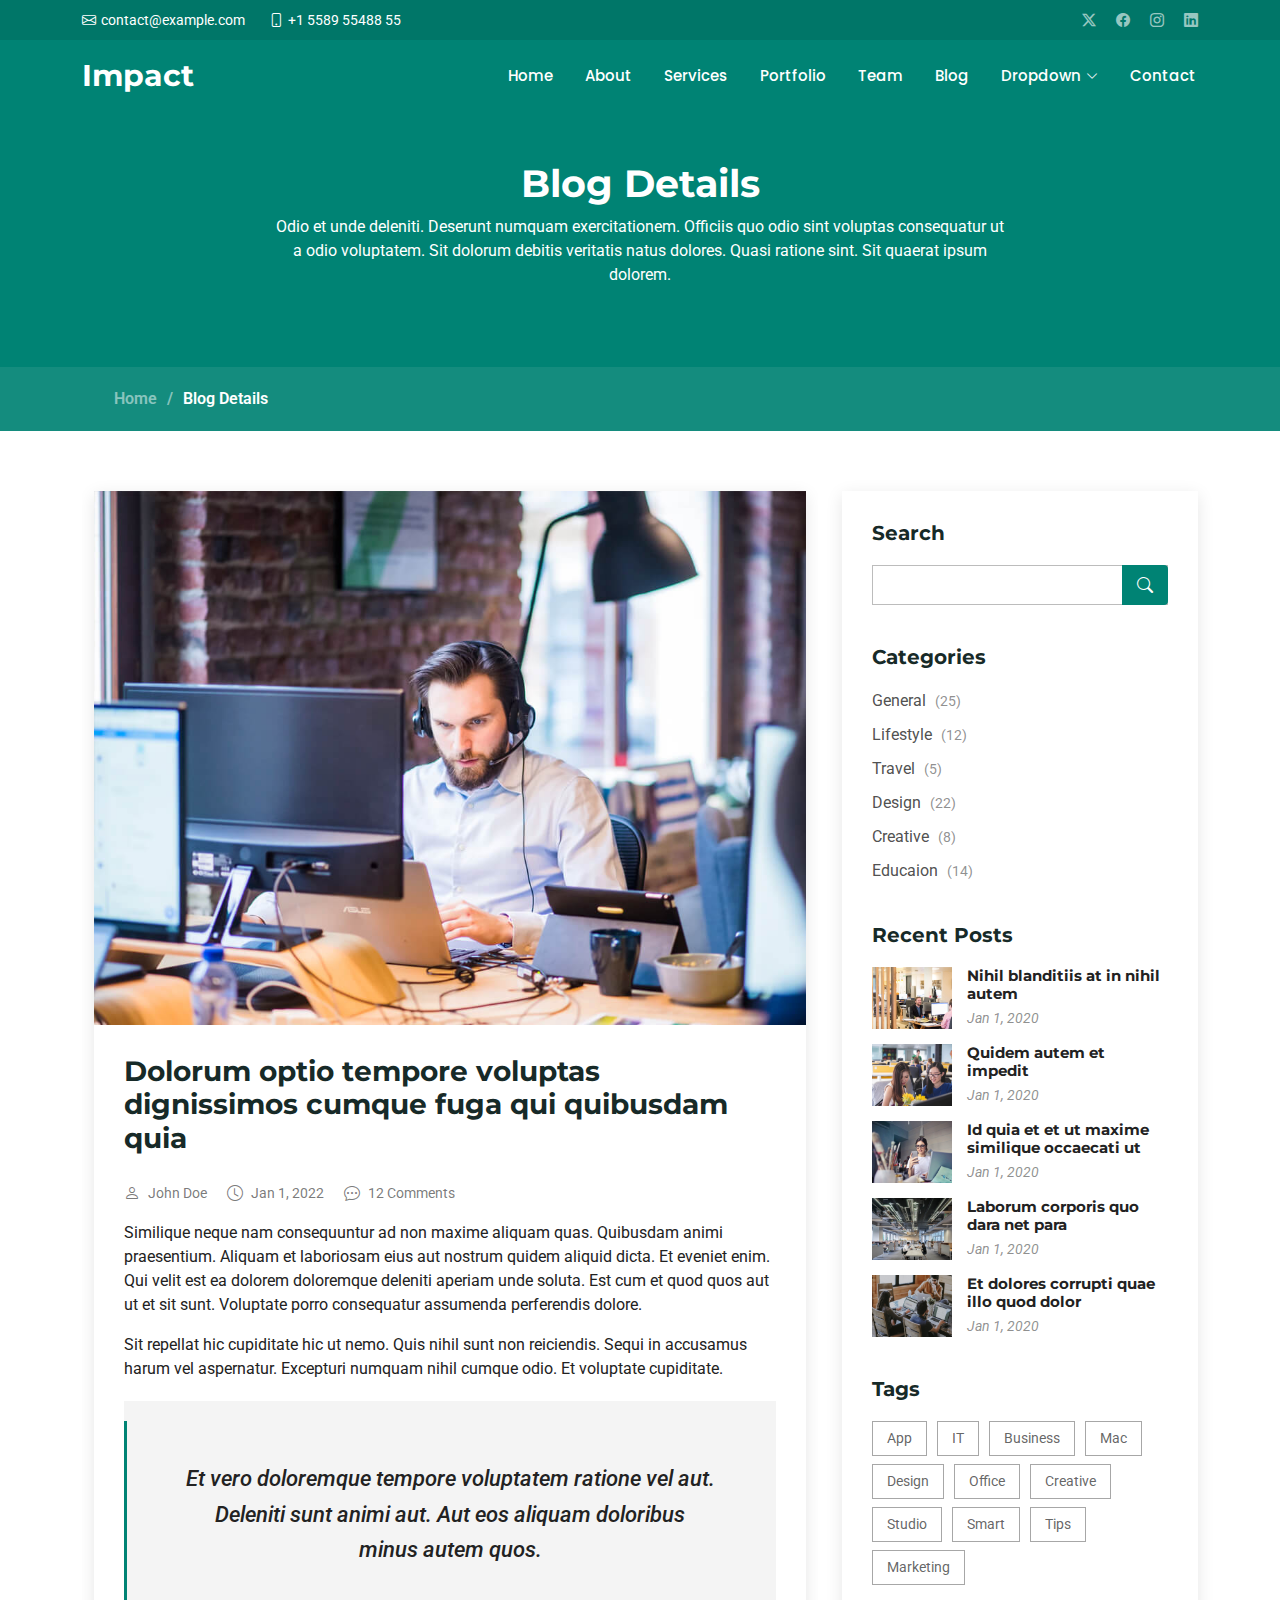
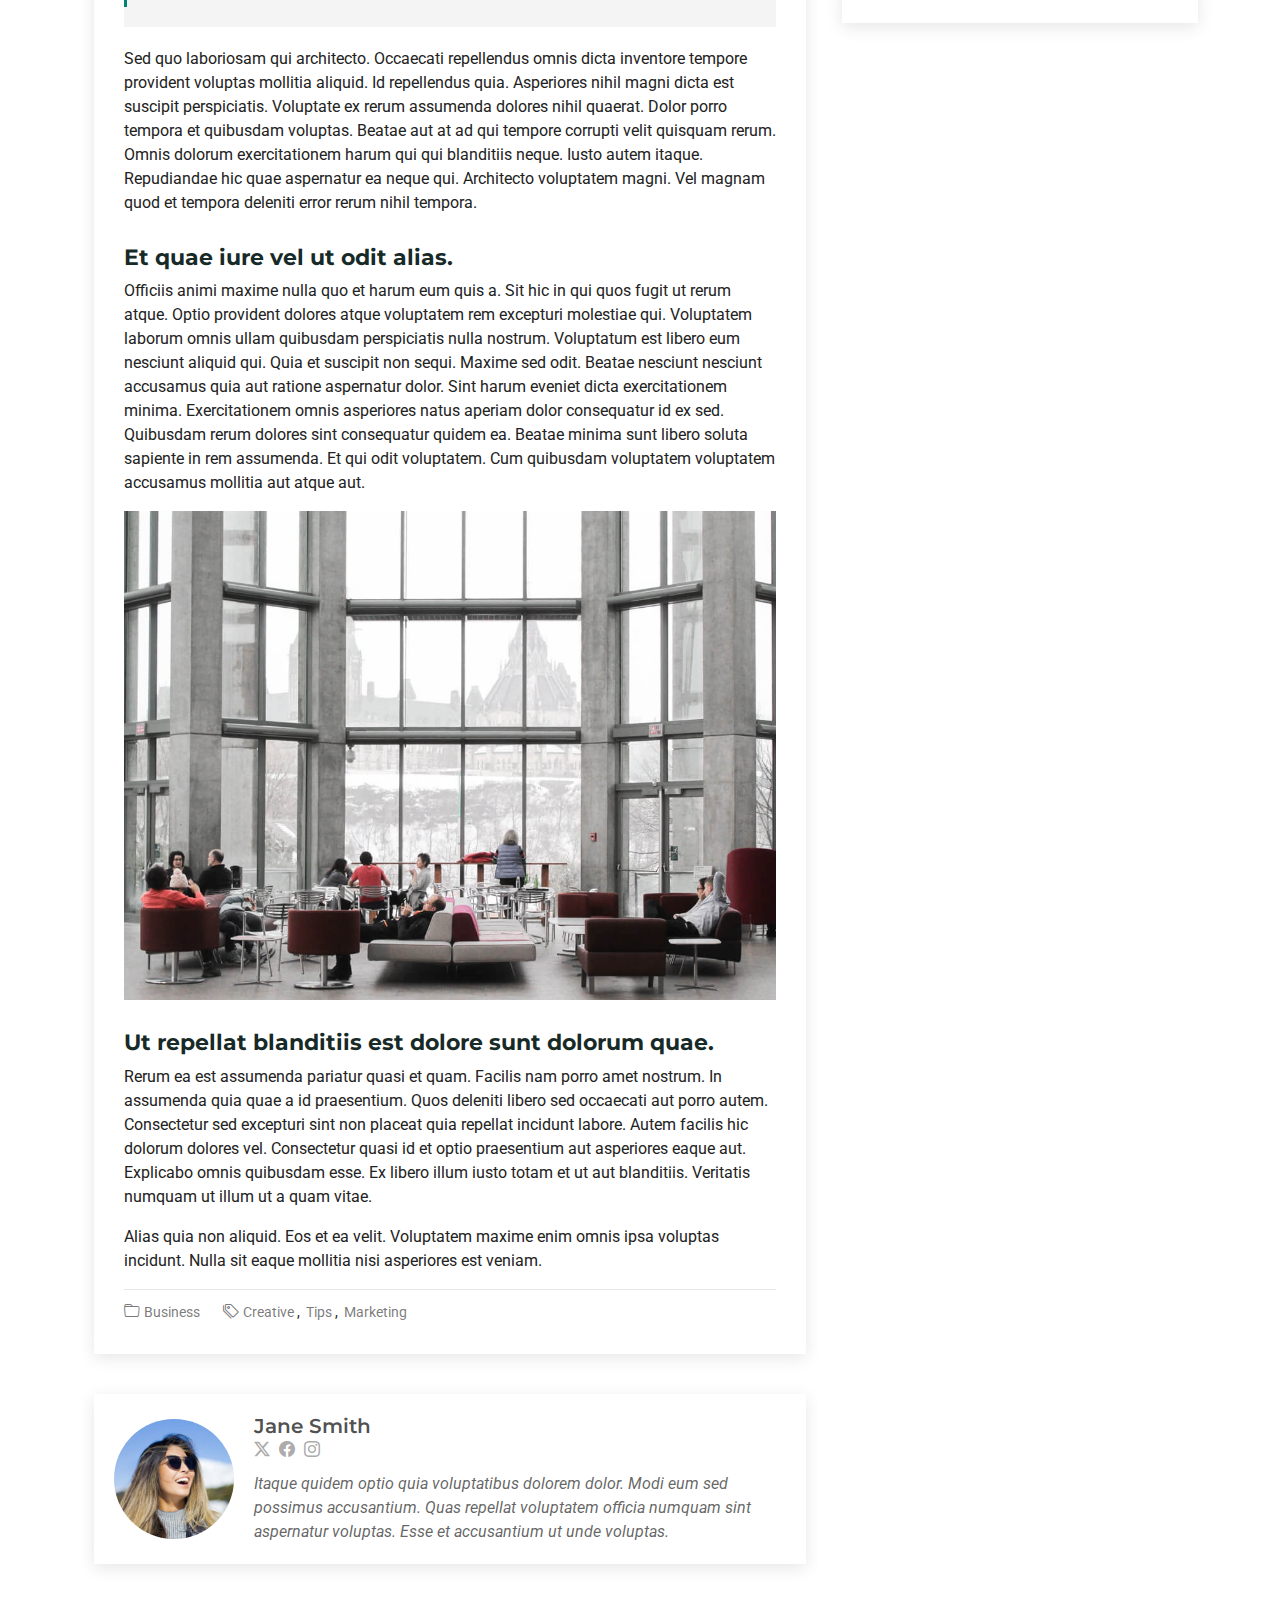
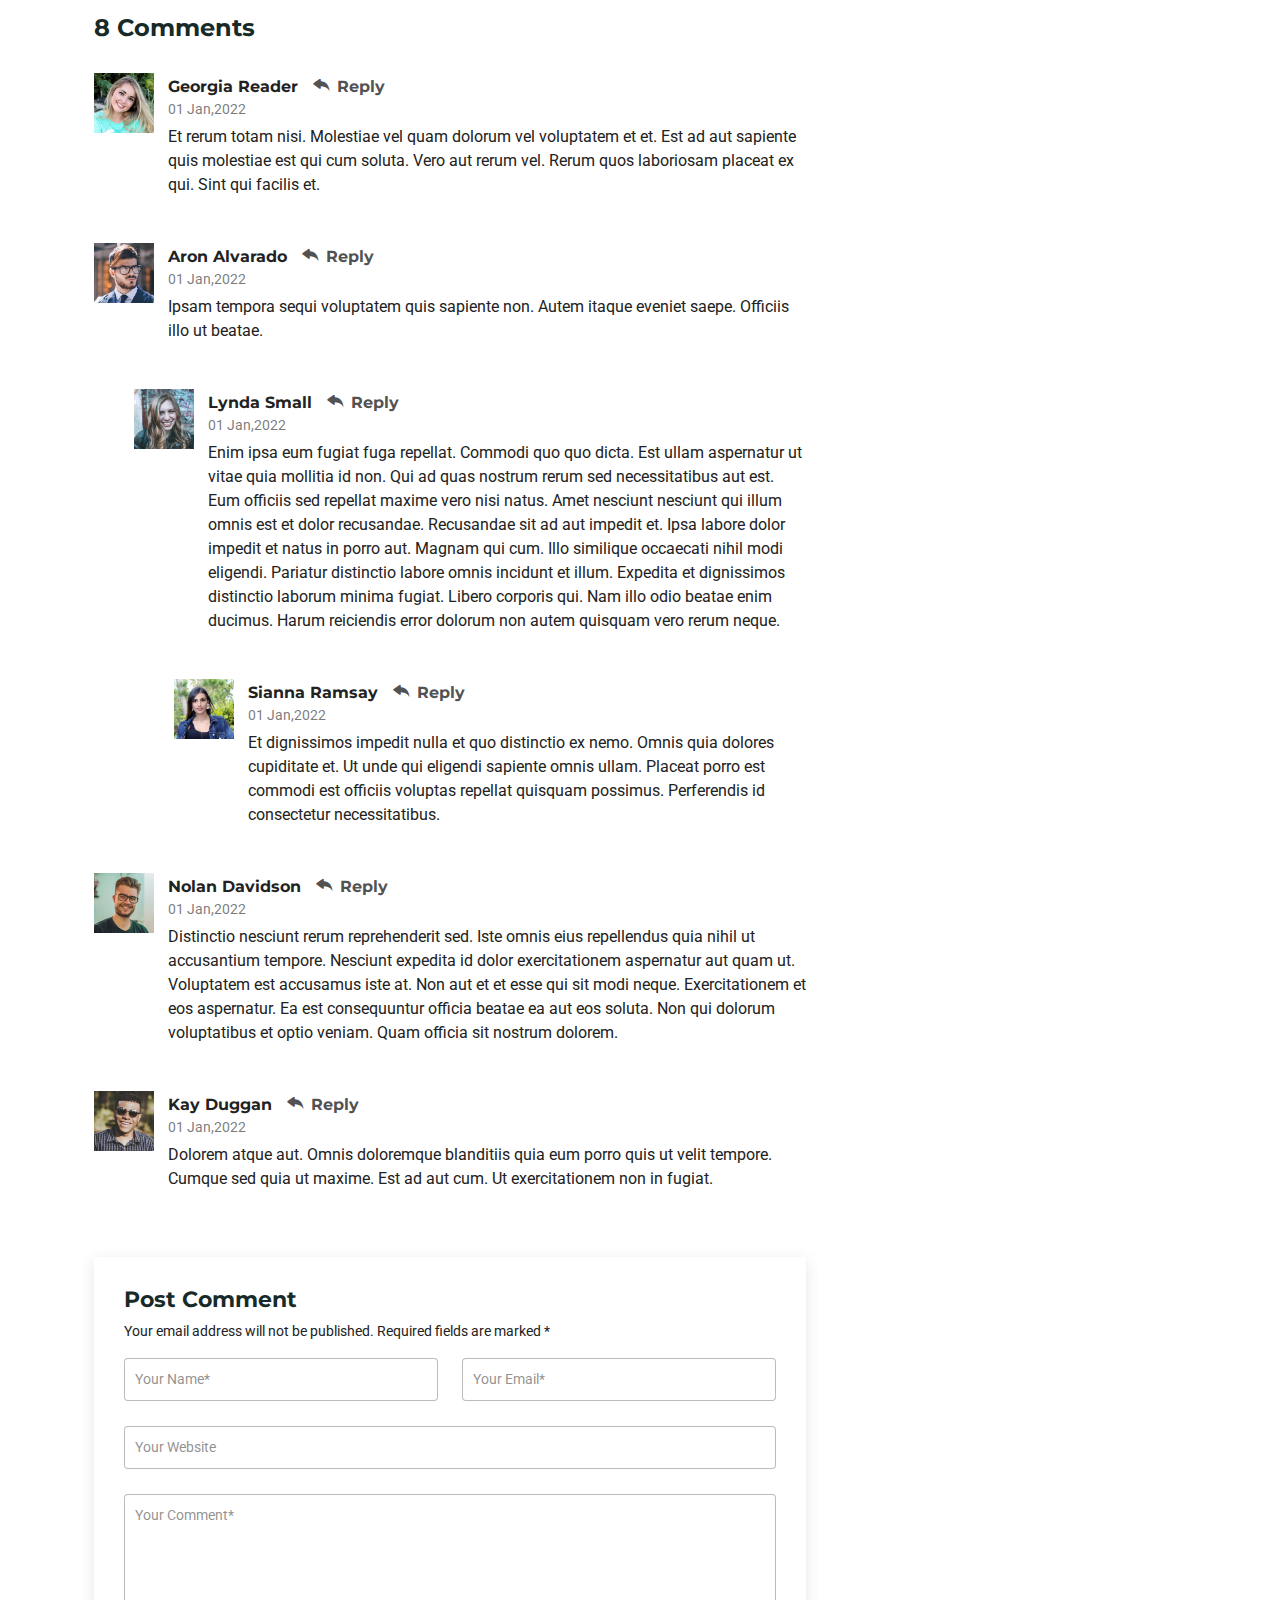
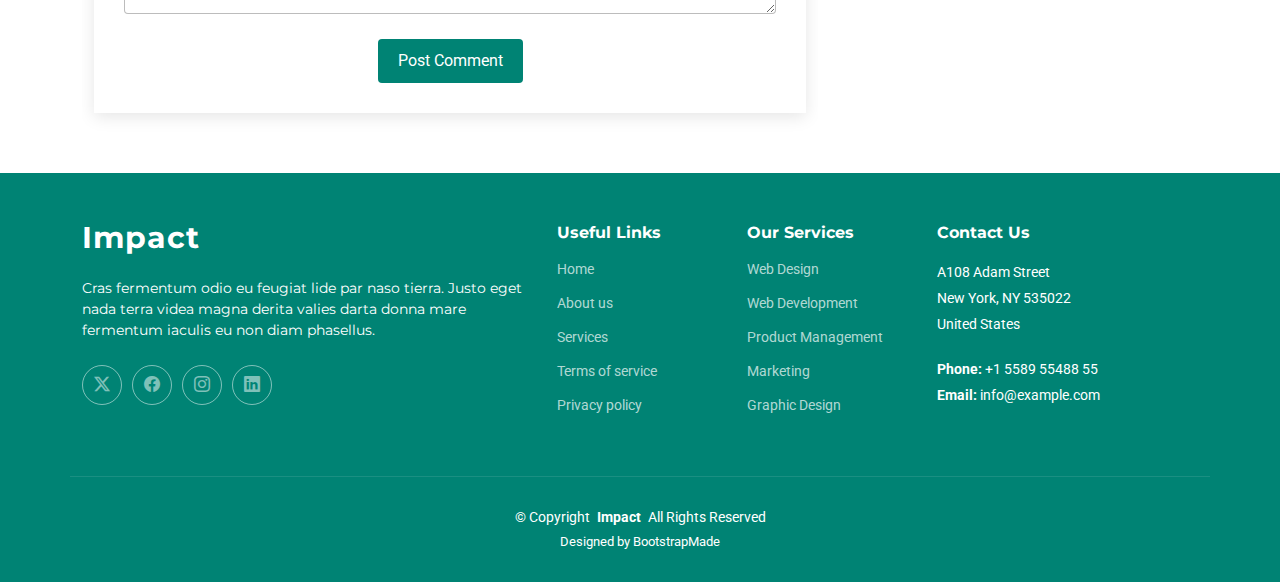
<file: blog-details.html>
<!DOCTYPE html>
<html lang="en">

<head>
  <meta charset="utf-8">
  <meta content="width=device-width, initial-scale=1.0" name="viewport">
  <title>Blog Details - Impact Bootstrap Template</title>
  <meta name="description" content="">
  <meta name="keywords" content="">

  <!-- Favicons -->
  <link href="assets/img/favicon.png" rel="icon">
  <link href="assets/img/apple-touch-icon.png" rel="apple-touch-icon">

  <!-- Fonts -->
  <link href="https://fonts.googleapis.com" rel="preconnect">
  <link href="https://fonts.gstatic.com" rel="preconnect" crossorigin>
  <link href="https://fonts.googleapis.com/css2?family=Roboto:ital,wght@0,100;0,300;0,400;0,500;0,700;0,900;1,100;1,300;1,400;1,500;1,700;1,900&family=Montserrat:ital,wght@0,100;0,200;0,300;0,400;0,500;0,600;0,700;0,800;0,900;1,100;1,200;1,300;1,400;1,500;1,600;1,700;1,800;1,900&family=Poppins:ital,wght@0,100;0,200;0,300;0,400;0,500;0,600;0,700;0,800;0,900;1,100;1,200;1,300;1,400;1,500;1,600;1,700;1,800;1,900&display=swap" rel="stylesheet">

  <!-- Vendor CSS Files -->
  <link href="assets/vendor/bootstrap/css/bootstrap.min.css" rel="stylesheet">
  <link href="assets/vendor/bootstrap-icons/bootstrap-icons.css" rel="stylesheet">
  <link href="assets/vendor/aos/aos.css" rel="stylesheet">
  <link href="assets/vendor/glightbox/css/glightbox.min.css" rel="stylesheet">
  <link href="assets/vendor/swiper/swiper-bundle.min.css" rel="stylesheet">

  <!-- Main CSS File -->
  <link href="assets/css/main.css" rel="stylesheet">

  <!-- =======================================================
  * Template Name: Impact
  * Template URL: https://bootstrapmade.com/impact-bootstrap-business-website-template/
  * Updated: Aug 07 2024 with Bootstrap v5.3.3
  * Author: BootstrapMade.com
  * License: https://bootstrapmade.com/license/
  ======================================================== -->
</head>

<body class="blog-details-page">

  <header id="header" class="header fixed-top">

    <div class="topbar d-flex align-items-center">
      <div class="container d-flex justify-content-center justify-content-md-between">
        <div class="contact-info d-flex align-items-center">
          <i class="bi bi-envelope d-flex align-items-center"><a href="mailto:contact@example.com">contact@example.com</a></i>
          <i class="bi bi-phone d-flex align-items-center ms-4"><span>+1 5589 55488 55</span></i>
        </div>
        <div class="social-links d-none d-md-flex align-items-center">
          <a href="#" class="twitter"><i class="bi bi-twitter-x"></i></a>
          <a href="#" class="facebook"><i class="bi bi-facebook"></i></a>
          <a href="#" class="instagram"><i class="bi bi-instagram"></i></a>
          <a href="#" class="linkedin"><i class="bi bi-linkedin"></i></a>
        </div>
      </div>
    </div><!-- End Top Bar -->

    <div class="branding d-flex align-items-cente">

      <div class="container position-relative d-flex align-items-center justify-content-between">
        <a href="index.html" class="logo d-flex align-items-center">
          <!-- Uncomment the line below if you also wish to use an image logo -->
          <!-- <img src="assets/img/logo.png" alt=""> -->
          <h1 class="sitename">Impact</h1>
          <span>.</span>
        </a>

        <nav id="navmenu" class="navmenu">
          <ul>
            <li><a href="#hero">Home<br></a></li>
            <li><a href="#about">About</a></li>
            <li><a href="#services">Services</a></li>
            <li><a href="#portfolio">Portfolio</a></li>
            <li><a href="#team">Team</a></li>
            <li><a href="blog.html">Blog</a></li>
            <li class="dropdown"><a href="#"><span>Dropdown</span> <i class="bi bi-chevron-down toggle-dropdown"></i></a>
              <ul>
                <li><a href="#">Dropdown 1</a></li>
                <li class="dropdown"><a href="#"><span>Deep Dropdown</span> <i class="bi bi-chevron-down toggle-dropdown"></i></a>
                  <ul>
                    <li><a href="#">Deep Dropdown 1</a></li>
                    <li><a href="#">Deep Dropdown 2</a></li>
                    <li><a href="#">Deep Dropdown 3</a></li>
                    <li><a href="#">Deep Dropdown 4</a></li>
                    <li><a href="#">Deep Dropdown 5</a></li>
                  </ul>
                </li>
                <li><a href="#">Dropdown 2</a></li>
                <li><a href="#">Dropdown 3</a></li>
                <li><a href="#">Dropdown 4</a></li>
              </ul>
            </li>
            <li><a href="#contact">Contact</a></li>
          </ul>
          <i class="mobile-nav-toggle d-xl-none bi bi-list"></i>
        </nav>

      </div>

    </div>

  </header>

  <main class="main">

    <!-- Page Title -->
    <div class="page-title">
      <div class="heading">
        <div class="container">
          <div class="row d-flex justify-content-center text-center">
            <div class="col-lg-8">
              <h1>Blog Details</h1>
              <p class="mb-0">Odio et unde deleniti. Deserunt numquam exercitationem. Officiis quo odio sint voluptas consequatur ut a odio voluptatem. Sit dolorum debitis veritatis natus dolores. Quasi ratione sint. Sit quaerat ipsum dolorem.</p>
            </div>
          </div>
        </div>
      </div>
      <nav class="breadcrumbs">
        <div class="container">
          <ol>
            <li><a href="index.html">Home</a></li>
            <li class="current">Blog Details</li>
          </ol>
        </div>
      </nav>
    </div><!-- End Page Title -->

    <div class="container">
      <div class="row">

        <div class="col-lg-8">

          <!-- Blog Details Section -->
          <section id="blog-details" class="blog-details section">
            <div class="container">

              <article class="article">

                <div class="post-img">
                  <img src="assets/img/blog/blog-1.jpg" alt="" class="img-fluid">
                </div>

                <h2 class="title">Dolorum optio tempore voluptas dignissimos cumque fuga qui quibusdam quia</h2>

                <div class="meta-top">
                  <ul>
                    <li class="d-flex align-items-center"><i class="bi bi-person"></i> <a href="blog-details.html">John Doe</a></li>
                    <li class="d-flex align-items-center"><i class="bi bi-clock"></i> <a href="blog-details.html"><time datetime="2020-01-01">Jan 1, 2022</time></a></li>
                    <li class="d-flex align-items-center"><i class="bi bi-chat-dots"></i> <a href="blog-details.html">12 Comments</a></li>
                  </ul>
                </div><!-- End meta top -->

                <div class="content">
                  <p>
                    Similique neque nam consequuntur ad non maxime aliquam quas. Quibusdam animi praesentium. Aliquam et laboriosam eius aut nostrum quidem aliquid dicta.
                    Et eveniet enim. Qui velit est ea dolorem doloremque deleniti aperiam unde soluta. Est cum et quod quos aut ut et sit sunt. Voluptate porro consequatur assumenda perferendis dolore.
                  </p>

                  <p>
                    Sit repellat hic cupiditate hic ut nemo. Quis nihil sunt non reiciendis. Sequi in accusamus harum vel aspernatur. Excepturi numquam nihil cumque odio. Et voluptate cupiditate.
                  </p>

                  <blockquote>
                    <p>
                      Et vero doloremque tempore voluptatem ratione vel aut. Deleniti sunt animi aut. Aut eos aliquam doloribus minus autem quos.
                    </p>
                  </blockquote>

                  <p>
                    Sed quo laboriosam qui architecto. Occaecati repellendus omnis dicta inventore tempore provident voluptas mollitia aliquid. Id repellendus quia. Asperiores nihil magni dicta est suscipit perspiciatis. Voluptate ex rerum assumenda dolores nihil quaerat.
                    Dolor porro tempora et quibusdam voluptas. Beatae aut at ad qui tempore corrupti velit quisquam rerum. Omnis dolorum exercitationem harum qui qui blanditiis neque.
                    Iusto autem itaque. Repudiandae hic quae aspernatur ea neque qui. Architecto voluptatem magni. Vel magnam quod et tempora deleniti error rerum nihil tempora.
                  </p>

                  <h3>Et quae iure vel ut odit alias.</h3>
                  <p>
                    Officiis animi maxime nulla quo et harum eum quis a. Sit hic in qui quos fugit ut rerum atque. Optio provident dolores atque voluptatem rem excepturi molestiae qui. Voluptatem laborum omnis ullam quibusdam perspiciatis nulla nostrum. Voluptatum est libero eum nesciunt aliquid qui.
                    Quia et suscipit non sequi. Maxime sed odit. Beatae nesciunt nesciunt accusamus quia aut ratione aspernatur dolor. Sint harum eveniet dicta exercitationem minima. Exercitationem omnis asperiores natus aperiam dolor consequatur id ex sed. Quibusdam rerum dolores sint consequatur quidem ea.
                    Beatae minima sunt libero soluta sapiente in rem assumenda. Et qui odit voluptatem. Cum quibusdam voluptatem voluptatem accusamus mollitia aut atque aut.
                  </p>
                  <img src="assets/img/blog/blog-inside-post.jpg" class="img-fluid" alt="">

                  <h3>Ut repellat blanditiis est dolore sunt dolorum quae.</h3>
                  <p>
                    Rerum ea est assumenda pariatur quasi et quam. Facilis nam porro amet nostrum. In assumenda quia quae a id praesentium. Quos deleniti libero sed occaecati aut porro autem. Consectetur sed excepturi sint non placeat quia repellat incidunt labore. Autem facilis hic dolorum dolores vel.
                    Consectetur quasi id et optio praesentium aut asperiores eaque aut. Explicabo omnis quibusdam esse. Ex libero illum iusto totam et ut aut blanditiis. Veritatis numquam ut illum ut a quam vitae.
                  </p>
                  <p>
                    Alias quia non aliquid. Eos et ea velit. Voluptatem maxime enim omnis ipsa voluptas incidunt. Nulla sit eaque mollitia nisi asperiores est veniam.
                  </p>

                </div><!-- End post content -->

                <div class="meta-bottom">
                  <i class="bi bi-folder"></i>
                  <ul class="cats">
                    <li><a href="#">Business</a></li>
                  </ul>

                  <i class="bi bi-tags"></i>
                  <ul class="tags">
                    <li><a href="#">Creative</a></li>
                    <li><a href="#">Tips</a></li>
                    <li><a href="#">Marketing</a></li>
                  </ul>
                </div><!-- End meta bottom -->

              </article>

            </div>
          </section><!-- /Blog Details Section -->

          <!-- Blog Author Section -->
          <section id="blog-author" class="blog-author section">

            <div class="container">
              <div class="author-container d-flex align-items-center">
                <img src="assets/img/blog/blog-author.jpg" class="rounded-circle flex-shrink-0" alt="">
                <div>
                  <h4>Jane Smith</h4>
                  <div class="social-links">
                    <a href="https://x.com/#"><i class="bi bi-twitter-x"></i></a>
                    <a href="https://facebook.com/#"><i class="bi bi-facebook"></i></a>
                    <a href="https://instagram.com/#"><i class="biu bi-instagram"></i></a>
                  </div>
                  <p>
                    Itaque quidem optio quia voluptatibus dolorem dolor. Modi eum sed possimus accusantium. Quas repellat voluptatem officia numquam sint aspernatur voluptas. Esse et accusantium ut unde voluptas.
                  </p>
                </div>
              </div>
            </div>

          </section><!-- /Blog Author Section -->

          <!-- Blog Comments Section -->
          <section id="blog-comments" class="blog-comments section">

            <div class="container">

              <h4 class="comments-count">8 Comments</h4>

              <div id="comment-1" class="comment">
                <div class="d-flex">
                  <div class="comment-img"><img src="assets/img/blog/comments-1.jpg" alt=""></div>
                  <div>
                    <h5><a href="">Georgia Reader</a> <a href="#" class="reply"><i class="bi bi-reply-fill"></i> Reply</a></h5>
                    <time datetime="2020-01-01">01 Jan,2022</time>
                    <p>
                      Et rerum totam nisi. Molestiae vel quam dolorum vel voluptatem et et. Est ad aut sapiente quis molestiae est qui cum soluta.
                      Vero aut rerum vel. Rerum quos laboriosam placeat ex qui. Sint qui facilis et.
                    </p>
                  </div>
                </div>
              </div><!-- End comment #1 -->

              <div id="comment-2" class="comment">
                <div class="d-flex">
                  <div class="comment-img"><img src="assets/img/blog/comments-2.jpg" alt=""></div>
                  <div>
                    <h5><a href="">Aron Alvarado</a> <a href="#" class="reply"><i class="bi bi-reply-fill"></i> Reply</a></h5>
                    <time datetime="2020-01-01">01 Jan,2022</time>
                    <p>
                      Ipsam tempora sequi voluptatem quis sapiente non. Autem itaque eveniet saepe. Officiis illo ut beatae.
                    </p>
                  </div>
                </div>

                <div id="comment-reply-1" class="comment comment-reply">
                  <div class="d-flex">
                    <div class="comment-img"><img src="assets/img/blog/comments-3.jpg" alt=""></div>
                    <div>
                      <h5><a href="">Lynda Small</a> <a href="#" class="reply"><i class="bi bi-reply-fill"></i> Reply</a></h5>
                      <time datetime="2020-01-01">01 Jan,2022</time>
                      <p>
                        Enim ipsa eum fugiat fuga repellat. Commodi quo quo dicta. Est ullam aspernatur ut vitae quia mollitia id non. Qui ad quas nostrum rerum sed necessitatibus aut est. Eum officiis sed repellat maxime vero nisi natus. Amet nesciunt nesciunt qui illum omnis est et dolor recusandae.

                        Recusandae sit ad aut impedit et. Ipsa labore dolor impedit et natus in porro aut. Magnam qui cum. Illo similique occaecati nihil modi eligendi. Pariatur distinctio labore omnis incidunt et illum. Expedita et dignissimos distinctio laborum minima fugiat.

                        Libero corporis qui. Nam illo odio beatae enim ducimus. Harum reiciendis error dolorum non autem quisquam vero rerum neque.
                      </p>
                    </div>
                  </div>

                  <div id="comment-reply-2" class="comment comment-reply">
                    <div class="d-flex">
                      <div class="comment-img"><img src="assets/img/blog/comments-4.jpg" alt=""></div>
                      <div>
                        <h5><a href="">Sianna Ramsay</a> <a href="#" class="reply"><i class="bi bi-reply-fill"></i> Reply</a></h5>
                        <time datetime="2020-01-01">01 Jan,2022</time>
                        <p>
                          Et dignissimos impedit nulla et quo distinctio ex nemo. Omnis quia dolores cupiditate et. Ut unde qui eligendi sapiente omnis ullam. Placeat porro est commodi est officiis voluptas repellat quisquam possimus. Perferendis id consectetur necessitatibus.
                        </p>
                      </div>
                    </div>

                  </div><!-- End comment reply #2-->

                </div><!-- End comment reply #1-->

              </div><!-- End comment #2-->

              <div id="comment-3" class="comment">
                <div class="d-flex">
                  <div class="comment-img"><img src="assets/img/blog/comments-5.jpg" alt=""></div>
                  <div>
                    <h5><a href="">Nolan Davidson</a> <a href="#" class="reply"><i class="bi bi-reply-fill"></i> Reply</a></h5>
                    <time datetime="2020-01-01">01 Jan,2022</time>
                    <p>
                      Distinctio nesciunt rerum reprehenderit sed. Iste omnis eius repellendus quia nihil ut accusantium tempore. Nesciunt expedita id dolor exercitationem aspernatur aut quam ut. Voluptatem est accusamus iste at.
                      Non aut et et esse qui sit modi neque. Exercitationem et eos aspernatur. Ea est consequuntur officia beatae ea aut eos soluta. Non qui dolorum voluptatibus et optio veniam. Quam officia sit nostrum dolorem.
                    </p>
                  </div>
                </div>

              </div><!-- End comment #3 -->

              <div id="comment-4" class="comment">
                <div class="d-flex">
                  <div class="comment-img"><img src="assets/img/blog/comments-6.jpg" alt=""></div>
                  <div>
                    <h5><a href="">Kay Duggan</a> <a href="#" class="reply"><i class="bi bi-reply-fill"></i> Reply</a></h5>
                    <time datetime="2020-01-01">01 Jan,2022</time>
                    <p>
                      Dolorem atque aut. Omnis doloremque blanditiis quia eum porro quis ut velit tempore. Cumque sed quia ut maxime. Est ad aut cum. Ut exercitationem non in fugiat.
                    </p>
                  </div>
                </div>

              </div><!-- End comment #4 -->

            </div>

          </section><!-- /Blog Comments Section -->

          <!-- Comment Form Section -->
          <section id="comment-form" class="comment-form section">
            <div class="container">

              <form action="">

                <h4>Post Comment</h4>
                <p>Your email address will not be published. Required fields are marked * </p>
                <div class="row">
                  <div class="col-md-6 form-group">
                    <input name="name" type="text" class="form-control" placeholder="Your Name*">
                  </div>
                  <div class="col-md-6 form-group">
                    <input name="email" type="text" class="form-control" placeholder="Your Email*">
                  </div>
                </div>
                <div class="row">
                  <div class="col form-group">
                    <input name="website" type="text" class="form-control" placeholder="Your Website">
                  </div>
                </div>
                <div class="row">
                  <div class="col form-group">
                    <textarea name="comment" class="form-control" placeholder="Your Comment*"></textarea>
                  </div>
                </div>

                <div class="text-center">
                  <button type="submit" class="btn btn-primary">Post Comment</button>
                </div>

              </form>

            </div>
          </section><!-- /Comment Form Section -->

        </div>

        <div class="col-lg-4 sidebar">

          <div class="widgets-container">

            <!-- Search Widget -->
            <div class="search-widget widget-item">

              <h3 class="widget-title">Search</h3>
              <form action="">
                <input type="text">
                <button type="submit" title="Search"><i class="bi bi-search"></i></button>
              </form>

            </div><!--/Search Widget -->

            <!-- Categories Widget -->
            <div class="categories-widget widget-item">

              <h3 class="widget-title">Categories</h3>
              <ul class="mt-3">
                <li><a href="#">General <span>(25)</span></a></li>
                <li><a href="#">Lifestyle <span>(12)</span></a></li>
                <li><a href="#">Travel <span>(5)</span></a></li>
                <li><a href="#">Design <span>(22)</span></a></li>
                <li><a href="#">Creative <span>(8)</span></a></li>
                <li><a href="#">Educaion <span>(14)</span></a></li>
              </ul>

            </div><!--/Categories Widget -->

            <!-- Recent Posts Widget -->
            <div class="recent-posts-widget widget-item">

              <h3 class="widget-title">Recent Posts</h3>

              <div class="post-item">
                <img src="assets/img/blog/blog-recent-1.jpg" alt="" class="flex-shrink-0">
                <div>
                  <h4><a href="blog-details.html">Nihil blanditiis at in nihil autem</a></h4>
                  <time datetime="2020-01-01">Jan 1, 2020</time>
                </div>
              </div><!-- End recent post item-->

              <div class="post-item">
                <img src="assets/img/blog/blog-recent-2.jpg" alt="" class="flex-shrink-0">
                <div>
                  <h4><a href="blog-details.html">Quidem autem et impedit</a></h4>
                  <time datetime="2020-01-01">Jan 1, 2020</time>
                </div>
              </div><!-- End recent post item-->

              <div class="post-item">
                <img src="assets/img/blog/blog-recent-3.jpg" alt="" class="flex-shrink-0">
                <div>
                  <h4><a href="blog-details.html">Id quia et et ut maxime similique occaecati ut</a></h4>
                  <time datetime="2020-01-01">Jan 1, 2020</time>
                </div>
              </div><!-- End recent post item-->

              <div class="post-item">
                <img src="assets/img/blog/blog-recent-4.jpg" alt="" class="flex-shrink-0">
                <div>
                  <h4><a href="blog-details.html">Laborum corporis quo dara net para</a></h4>
                  <time datetime="2020-01-01">Jan 1, 2020</time>
                </div>
              </div><!-- End recent post item-->

              <div class="post-item">
                <img src="assets/img/blog/blog-recent-5.jpg" alt="" class="flex-shrink-0">
                <div>
                  <h4><a href="blog-details.html">Et dolores corrupti quae illo quod dolor</a></h4>
                  <time datetime="2020-01-01">Jan 1, 2020</time>
                </div>
              </div><!-- End recent post item-->

            </div><!--/Recent Posts Widget -->

            <!-- Tags Widget -->
            <div class="tags-widget widget-item">

              <h3 class="widget-title">Tags</h3>
              <ul>
                <li><a href="#">App</a></li>
                <li><a href="#">IT</a></li>
                <li><a href="#">Business</a></li>
                <li><a href="#">Mac</a></li>
                <li><a href="#">Design</a></li>
                <li><a href="#">Office</a></li>
                <li><a href="#">Creative</a></li>
                <li><a href="#">Studio</a></li>
                <li><a href="#">Smart</a></li>
                <li><a href="#">Tips</a></li>
                <li><a href="#">Marketing</a></li>
              </ul>

            </div><!--/Tags Widget -->

          </div>

        </div>

      </div>
    </div>

  </main>

  <footer id="footer" class="footer accent-background">

    <div class="container footer-top">
      <div class="row gy-4">
        <div class="col-lg-5 col-md-12 footer-about">
          <a href="index.html" class="logo d-flex align-items-center">
            <span class="sitename">Impact</span>
          </a>
          <p>Cras fermentum odio eu feugiat lide par naso tierra. Justo eget nada terra videa magna derita valies darta donna mare fermentum iaculis eu non diam phasellus.</p>
          <div class="social-links d-flex mt-4">
            <a href=""><i class="bi bi-twitter-x"></i></a>
            <a href=""><i class="bi bi-facebook"></i></a>
            <a href=""><i class="bi bi-instagram"></i></a>
            <a href=""><i class="bi bi-linkedin"></i></a>
          </div>
        </div>

        <div class="col-lg-2 col-6 footer-links">
          <h4>Useful Links</h4>
          <ul>
            <li><a href="#">Home</a></li>
            <li><a href="#">About us</a></li>
            <li><a href="#">Services</a></li>
            <li><a href="#">Terms of service</a></li>
            <li><a href="#">Privacy policy</a></li>
          </ul>
        </div>

        <div class="col-lg-2 col-6 footer-links">
          <h4>Our Services</h4>
          <ul>
            <li><a href="#">Web Design</a></li>
            <li><a href="#">Web Development</a></li>
            <li><a href="#">Product Management</a></li>
            <li><a href="#">Marketing</a></li>
            <li><a href="#">Graphic Design</a></li>
          </ul>
        </div>

        <div class="col-lg-3 col-md-12 footer-contact text-center text-md-start">
          <h4>Contact Us</h4>
          <p>A108 Adam Street</p>
          <p>New York, NY 535022</p>
          <p>United States</p>
          <p class="mt-4"><strong>Phone:</strong> <span>+1 5589 55488 55</span></p>
          <p><strong>Email:</strong> <span>info@example.com</span></p>
        </div>

      </div>
    </div>

    <div class="container copyright text-center mt-4">
      <p>© <span>Copyright</span> <strong class="px-1 sitename">Impact</strong> <span>All Rights Reserved</span></p>
      <div class="credits">
        <!-- All the links in the footer should remain intact. -->
        <!-- You can delete the links only if you've purchased the pro version. -->
        <!-- Licensing information: https://bootstrapmade.com/license/ -->
        <!-- Purchase the pro version with working PHP/AJAX contact form: [buy-url] -->
        Designed by <a href="https://bootstrapmade.com/">BootstrapMade</a>
      </div>
    </div>

  </footer>

  <!-- Scroll Top -->
  <a href="#" id="scroll-top" class="scroll-top d-flex align-items-center justify-content-center"><i class="bi bi-arrow-up-short"></i></a>

  <!-- Preloader -->
  <div id="preloader"></div>

  <!-- Vendor JS Files -->
  <script src="assets/vendor/bootstrap/js/bootstrap.bundle.min.js"></script>
  <script src="assets/vendor/php-email-form/validate.js"></script>
  <script src="assets/vendor/aos/aos.js"></script>
  <script src="assets/vendor/glightbox/js/glightbox.min.js"></script>
  <script src="assets/vendor/swiper/swiper-bundle.min.js"></script>
  <script src="assets/vendor/purecounter/purecounter_vanilla.js"></script>
  <script src="assets/vendor/imagesloaded/imagesloaded.pkgd.min.js"></script>
  <script src="assets/vendor/isotope-layout/isotope.pkgd.min.js"></script>

  <!-- Main JS File -->
  <script src="assets/js/main.js"></script>

</body>

</html>
</file>
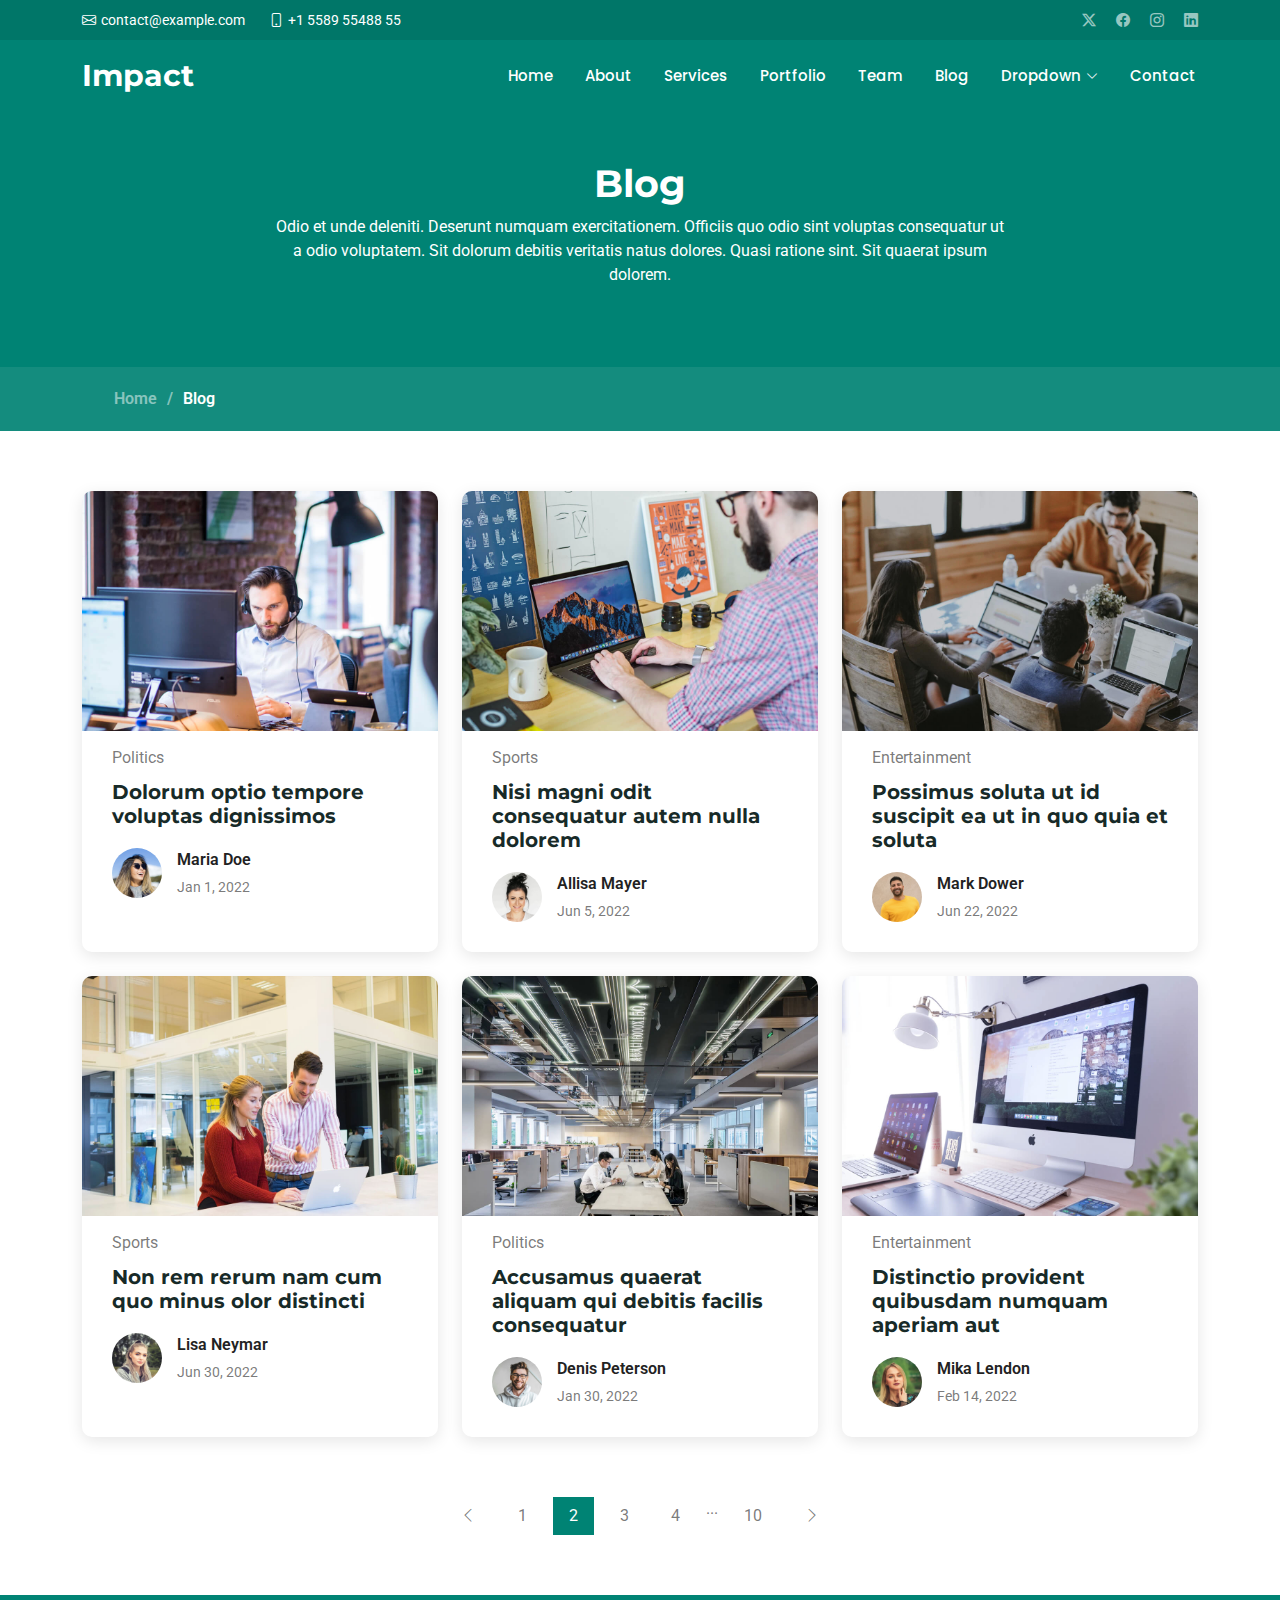
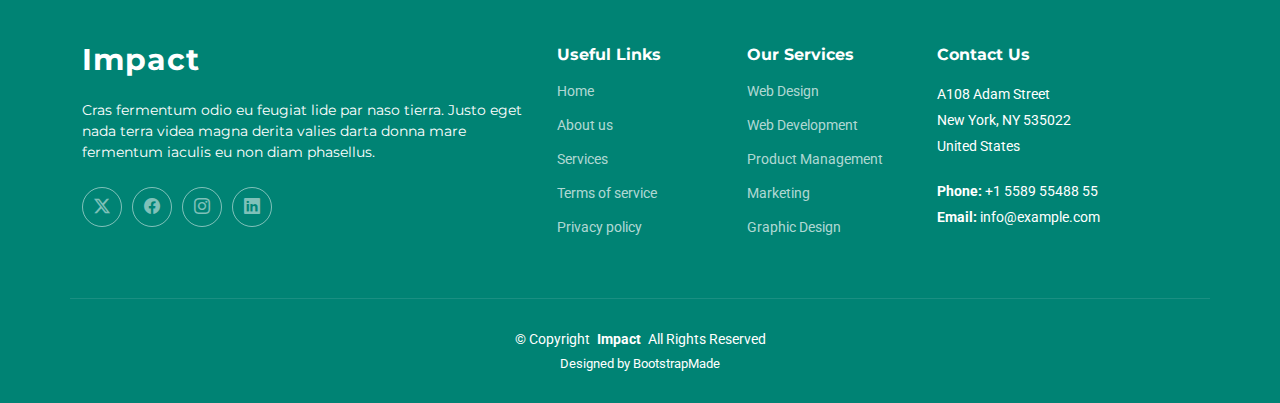
<file: blog.html>
<!DOCTYPE html>
<html lang="en">

<head>
  <meta charset="utf-8">
  <meta content="width=device-width, initial-scale=1.0" name="viewport">
  <title>Blog - Impact Bootstrap Template</title>
  <meta name="description" content="">
  <meta name="keywords" content="">

  <!-- Favicons -->
  <link href="assets/img/favicon.png" rel="icon">
  <link href="assets/img/apple-touch-icon.png" rel="apple-touch-icon">

  <!-- Fonts -->
  <link href="https://fonts.googleapis.com" rel="preconnect">
  <link href="https://fonts.gstatic.com" rel="preconnect" crossorigin>
  <link href="https://fonts.googleapis.com/css2?family=Roboto:ital,wght@0,100;0,300;0,400;0,500;0,700;0,900;1,100;1,300;1,400;1,500;1,700;1,900&family=Montserrat:ital,wght@0,100;0,200;0,300;0,400;0,500;0,600;0,700;0,800;0,900;1,100;1,200;1,300;1,400;1,500;1,600;1,700;1,800;1,900&family=Poppins:ital,wght@0,100;0,200;0,300;0,400;0,500;0,600;0,700;0,800;0,900;1,100;1,200;1,300;1,400;1,500;1,600;1,700;1,800;1,900&display=swap" rel="stylesheet">

  <!-- Vendor CSS Files -->
  <link href="assets/vendor/bootstrap/css/bootstrap.min.css" rel="stylesheet">
  <link href="assets/vendor/bootstrap-icons/bootstrap-icons.css" rel="stylesheet">
  <link href="assets/vendor/aos/aos.css" rel="stylesheet">
  <link href="assets/vendor/glightbox/css/glightbox.min.css" rel="stylesheet">
  <link href="assets/vendor/swiper/swiper-bundle.min.css" rel="stylesheet">

  <!-- Main CSS File -->
  <link href="assets/css/main.css" rel="stylesheet">

  <!-- =======================================================
  * Template Name: Impact
  * Template URL: https://bootstrapmade.com/impact-bootstrap-business-website-template/
  * Updated: Aug 07 2024 with Bootstrap v5.3.3
  * Author: BootstrapMade.com
  * License: https://bootstrapmade.com/license/
  ======================================================== -->
</head>

<body class="blog-page">

  <header id="header" class="header fixed-top">

    <div class="topbar d-flex align-items-center">
      <div class="container d-flex justify-content-center justify-content-md-between">
        <div class="contact-info d-flex align-items-center">
          <i class="bi bi-envelope d-flex align-items-center"><a href="mailto:contact@example.com">contact@example.com</a></i>
          <i class="bi bi-phone d-flex align-items-center ms-4"><span>+1 5589 55488 55</span></i>
        </div>
        <div class="social-links d-none d-md-flex align-items-center">
          <a href="#" class="twitter"><i class="bi bi-twitter-x"></i></a>
          <a href="#" class="facebook"><i class="bi bi-facebook"></i></a>
          <a href="#" class="instagram"><i class="bi bi-instagram"></i></a>
          <a href="#" class="linkedin"><i class="bi bi-linkedin"></i></a>
        </div>
      </div>
    </div><!-- End Top Bar -->

    <div class="branding d-flex align-items-cente">

      <div class="container position-relative d-flex align-items-center justify-content-between">
        <a href="index.html" class="logo d-flex align-items-center">
          <!-- Uncomment the line below if you also wish to use an image logo -->
          <!-- <img src="assets/img/logo.png" alt=""> -->
          <h1 class="sitename">Impact</h1>
          <span>.</span>
        </a>

        <nav id="navmenu" class="navmenu">
          <ul>
            <li><a href="#hero">Home<br></a></li>
            <li><a href="#about">About</a></li>
            <li><a href="#services">Services</a></li>
            <li><a href="#portfolio">Portfolio</a></li>
            <li><a href="#team">Team</a></li>
            <li><a href="blog.html" class="active">Blog</a></li>
            <li class="dropdown"><a href="#"><span>Dropdown</span> <i class="bi bi-chevron-down toggle-dropdown"></i></a>
              <ul>
                <li><a href="#">Dropdown 1</a></li>
                <li class="dropdown"><a href="#"><span>Deep Dropdown</span> <i class="bi bi-chevron-down toggle-dropdown"></i></a>
                  <ul>
                    <li><a href="#">Deep Dropdown 1</a></li>
                    <li><a href="#">Deep Dropdown 2</a></li>
                    <li><a href="#">Deep Dropdown 3</a></li>
                    <li><a href="#">Deep Dropdown 4</a></li>
                    <li><a href="#">Deep Dropdown 5</a></li>
                  </ul>
                </li>
                <li><a href="#">Dropdown 2</a></li>
                <li><a href="#">Dropdown 3</a></li>
                <li><a href="#">Dropdown 4</a></li>
              </ul>
            </li>
            <li><a href="#contact">Contact</a></li>
          </ul>
          <i class="mobile-nav-toggle d-xl-none bi bi-list"></i>
        </nav>

      </div>

    </div>

  </header>

  <main class="main">

    <!-- Page Title -->
    <div class="page-title">
      <div class="heading">
        <div class="container">
          <div class="row d-flex justify-content-center text-center">
            <div class="col-lg-8">
              <h1>Blog</h1>
              <p class="mb-0">Odio et unde deleniti. Deserunt numquam exercitationem. Officiis quo odio sint voluptas consequatur ut a odio voluptatem. Sit dolorum debitis veritatis natus dolores. Quasi ratione sint. Sit quaerat ipsum dolorem.</p>
            </div>
          </div>
        </div>
      </div>
      <nav class="breadcrumbs">
        <div class="container">
          <ol>
            <li><a href="index.html">Home</a></li>
            <li class="current">Blog</li>
          </ol>
        </div>
      </nav>
    </div><!-- End Page Title -->

    <!-- Blog Posts Section -->
    <section id="blog-posts" class="blog-posts section">

      <div class="container">
        <div class="row gy-4">

          <div class="col-lg-4">
            <article>

              <div class="post-img">
                <img src="assets/img/blog/blog-1.jpg" alt="" class="img-fluid">
              </div>

              <p class="post-category">Politics</p>

              <h2 class="title">
                <a href="blog-details.html">Dolorum optio tempore voluptas dignissimos</a>
              </h2>

              <div class="d-flex align-items-center">
                <img src="assets/img/blog/blog-author.jpg" alt="" class="img-fluid post-author-img flex-shrink-0">
                <div class="post-meta">
                  <p class="post-author">Maria Doe</p>
                  <p class="post-date">
                    <time datetime="2022-01-01">Jan 1, 2022</time>
                  </p>
                </div>
              </div>

            </article>
          </div><!-- End post list item -->

          <div class="col-lg-4">
            <article>

              <div class="post-img">
                <img src="assets/img/blog/blog-2.jpg" alt="" class="img-fluid">
              </div>

              <p class="post-category">Sports</p>

              <h2 class="title">
                <a href="blog-details.html">Nisi magni odit consequatur autem nulla dolorem</a>
              </h2>

              <div class="d-flex align-items-center">
                <img src="assets/img/blog/blog-author-2.jpg" alt="" class="img-fluid post-author-img flex-shrink-0">
                <div class="post-meta">
                  <p class="post-author">Allisa Mayer</p>
                  <p class="post-date">
                    <time datetime="2022-01-01">Jun 5, 2022</time>
                  </p>
                </div>
              </div>

            </article>
          </div><!-- End post list item -->

          <div class="col-lg-4">
            <article>

              <div class="post-img">
                <img src="assets/img/blog/blog-3.jpg" alt="" class="img-fluid">
              </div>

              <p class="post-category">Entertainment</p>

              <h2 class="title">
                <a href="blog-details.html">Possimus soluta ut id suscipit ea ut in quo quia et soluta</a>
              </h2>

              <div class="d-flex align-items-center">
                <img src="assets/img/blog/blog-author-3.jpg" alt="" class="img-fluid post-author-img flex-shrink-0">
                <div class="post-meta">
                  <p class="post-author">Mark Dower</p>
                  <p class="post-date">
                    <time datetime="2022-01-01">Jun 22, 2022</time>
                  </p>
                </div>
              </div>

            </article>
          </div><!-- End post list item -->

          <div class="col-lg-4">
            <article>

              <div class="post-img">
                <img src="assets/img/blog/blog-4.jpg" alt="" class="img-fluid">
              </div>

              <p class="post-category">Sports</p>

              <h2 class="title">
                <a href="blog-details.html">Non rem rerum nam cum quo minus olor distincti</a>
              </h2>

              <div class="d-flex align-items-center">
                <img src="assets/img/blog/blog-author-4.jpg" alt="" class="img-fluid post-author-img flex-shrink-0">
                <div class="post-meta">
                  <p class="post-author">Lisa Neymar</p>
                  <p class="post-date">
                    <time datetime="2022-01-01">Jun 30, 2022</time>
                  </p>
                </div>
              </div>

            </article>
          </div><!-- End post list item -->

          <div class="col-lg-4">
            <article>

              <div class="post-img">
                <img src="assets/img/blog/blog-5.jpg" alt="" class="img-fluid">
              </div>

              <p class="post-category">Politics</p>

              <h2 class="title">
                <a href="blog-details.html">Accusamus quaerat aliquam qui debitis facilis consequatur</a>
              </h2>

              <div class="d-flex align-items-center">
                <img src="assets/img/blog/blog-author-5.jpg" alt="" class="img-fluid post-author-img flex-shrink-0">
                <div class="post-meta">
                  <p class="post-author">Denis Peterson</p>
                  <p class="post-date">
                    <time datetime="2022-01-01">Jan 30, 2022</time>
                  </p>
                </div>
              </div>

            </article>
          </div><!-- End post list item -->

          <div class="col-lg-4">
            <article>

              <div class="post-img">
                <img src="assets/img/blog/blog-6.jpg" alt="" class="img-fluid">
              </div>

              <p class="post-category">Entertainment</p>

              <h2 class="title">
                <a href="blog-details.html">Distinctio provident quibusdam numquam aperiam aut</a>
              </h2>

              <div class="d-flex align-items-center">
                <img src="assets/img/blog/blog-author-6.jpg" alt="" class="img-fluid post-author-img flex-shrink-0">
                <div class="post-meta">
                  <p class="post-author">Mika Lendon</p>
                  <p class="post-date">
                    <time datetime="2022-01-01">Feb 14, 2022</time>
                  </p>
                </div>
              </div>

            </article>
          </div><!-- End post list item -->

        </div>
      </div>

    </section><!-- /Blog Posts Section -->

    <!-- Blog Pagination Section -->
    <section id="blog-pagination" class="blog-pagination section">

      <div class="container">
        <div class="d-flex justify-content-center">
          <ul>
            <li><a href="#"><i class="bi bi-chevron-left"></i></a></li>
            <li><a href="#">1</a></li>
            <li><a href="#" class="active">2</a></li>
            <li><a href="#">3</a></li>
            <li><a href="#">4</a></li>
            <li>...</li>
            <li><a href="#">10</a></li>
            <li><a href="#"><i class="bi bi-chevron-right"></i></a></li>
          </ul>
        </div>
      </div>

    </section><!-- /Blog Pagination Section -->

  </main>

  <footer id="footer" class="footer accent-background">

    <div class="container footer-top">
      <div class="row gy-4">
        <div class="col-lg-5 col-md-12 footer-about">
          <a href="index.html" class="logo d-flex align-items-center">
            <span class="sitename">Impact</span>
          </a>
          <p>Cras fermentum odio eu feugiat lide par naso tierra. Justo eget nada terra videa magna derita valies darta donna mare fermentum iaculis eu non diam phasellus.</p>
          <div class="social-links d-flex mt-4">
            <a href=""><i class="bi bi-twitter-x"></i></a>
            <a href=""><i class="bi bi-facebook"></i></a>
            <a href=""><i class="bi bi-instagram"></i></a>
            <a href=""><i class="bi bi-linkedin"></i></a>
          </div>
        </div>

        <div class="col-lg-2 col-6 footer-links">
          <h4>Useful Links</h4>
          <ul>
            <li><a href="#">Home</a></li>
            <li><a href="#">About us</a></li>
            <li><a href="#">Services</a></li>
            <li><a href="#">Terms of service</a></li>
            <li><a href="#">Privacy policy</a></li>
          </ul>
        </div>

        <div class="col-lg-2 col-6 footer-links">
          <h4>Our Services</h4>
          <ul>
            <li><a href="#">Web Design</a></li>
            <li><a href="#">Web Development</a></li>
            <li><a href="#">Product Management</a></li>
            <li><a href="#">Marketing</a></li>
            <li><a href="#">Graphic Design</a></li>
          </ul>
        </div>

        <div class="col-lg-3 col-md-12 footer-contact text-center text-md-start">
          <h4>Contact Us</h4>
          <p>A108 Adam Street</p>
          <p>New York, NY 535022</p>
          <p>United States</p>
          <p class="mt-4"><strong>Phone:</strong> <span>+1 5589 55488 55</span></p>
          <p><strong>Email:</strong> <span>info@example.com</span></p>
        </div>

      </div>
    </div>

    <div class="container copyright text-center mt-4">
      <p>© <span>Copyright</span> <strong class="px-1 sitename">Impact</strong> <span>All Rights Reserved</span></p>
      <div class="credits">
        <!-- All the links in the footer should remain intact. -->
        <!-- You can delete the links only if you've purchased the pro version. -->
        <!-- Licensing information: https://bootstrapmade.com/license/ -->
        <!-- Purchase the pro version with working PHP/AJAX contact form: [buy-url] -->
        Designed by <a href="https://bootstrapmade.com/">BootstrapMade</a>
      </div>
    </div>

  </footer>

  <!-- Scroll Top -->
  <a href="#" id="scroll-top" class="scroll-top d-flex align-items-center justify-content-center"><i class="bi bi-arrow-up-short"></i></a>

  <!-- Preloader -->
  <div id="preloader"></div>

  <!-- Vendor JS Files -->
  <script src="assets/vendor/bootstrap/js/bootstrap.bundle.min.js"></script>
  <script src="assets/vendor/php-email-form/validate.js"></script>
  <script src="assets/vendor/aos/aos.js"></script>
  <script src="assets/vendor/glightbox/js/glightbox.min.js"></script>
  <script src="assets/vendor/swiper/swiper-bundle.min.js"></script>
  <script src="assets/vendor/purecounter/purecounter_vanilla.js"></script>
  <script src="assets/vendor/imagesloaded/imagesloaded.pkgd.min.js"></script>
  <script src="assets/vendor/isotope-layout/isotope.pkgd.min.js"></script>

  <!-- Main JS File -->
  <script src="assets/js/main.js"></script>

</body>

</html>
</file>
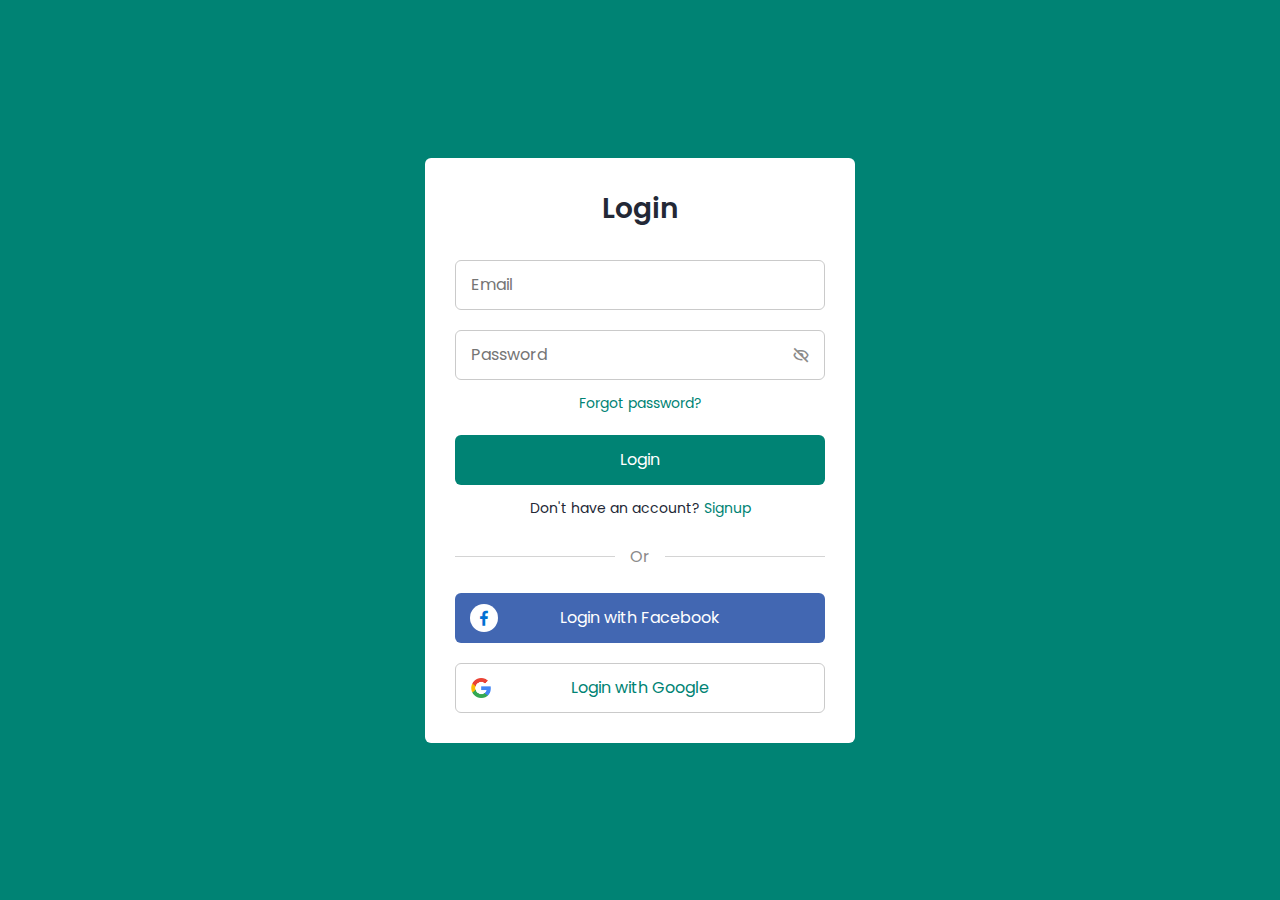
<file: form.html>
<!DOCTYPE html>
    <html lang="en">

    <head>
        <meta charset="UTF-8">
        <meta http-equiv="X-UA-Compatible" content="IE=edge">
        <meta name="viewport" content="width=device-width, initial-scale=1.0">
        <title>Responsive Login and Signup Form</title>

        <!-- CSS -->
        <link rel="stylesheet" href="/assets/css/form.css">

        <!-- Boxicons CSS -->
        <link href='https://unpkg.com/boxicons@2.1.2/css/boxicons.min.css' rel='stylesheet'>
    </head>

    <body>
        <section class="container forms">
            <!-- Login Form -->
            <div class="form login">
                <div class="form-content">
                    <header>Login</header>
                    <form action="#">
                        <div class="field input-field">
                            <input type="email" placeholder="Email" class="input">
                        </div>

            <div class="field input-field">
              <input type="password" placeholder="Password" class="password" />
              <i class="bx bx-hide eye-icon"></i>
            </div>

                        <div class="form-link">
                            <a href="#" class="link forget-password-link">Forgot password?</a>
                        </div>

                        <div class="field button-field">
                            <button>Login</button>  
                        </div>
                    </form>

          <div class="form-link">
            <span
              >Don't have an account?
              <a href="#" class="link signup-link">Signup</a></span
            >
          </div>
        </div>

        <div class="line"></div>

        <div class="media-options">
          <a href="#" class="field facebook">
            <i class="bx bxl-facebook facebook-icon"></i>
            <span>Login with Facebook</span>
          </a>
        </div>

                <div class="media-options">
                    <a href="#" class="field google">
                        <img src="/assets/img/google.png" alt="" class="google-img">
                        <span>Login with Google</span>
                    </a>
                </div>
            </div>

            <!-- Signup Form -->
            <div class="form signup">
                <div class="form-content">
                    <header>Signup</header>
                    <form action="#" id="signup-form">
                        <div class="field input-field">
                            <input type="email" placeholder="Email" class="input" id="signup-email" required>
                        </div>

                        <div class="field input-field">
                            <input type="password" placeholder="Create password" class="password" id="signup-password" required>
                            <i class='bx bx-hide eye-icon'></i>
                        </div>

                        <div class="field input-field">
                            <input type="password" placeholder="Confirm password" class="password" id="confirm-password" required>
                            <i class='bx bx-hide eye-icon'></i>
                        </div>

                        <!-- OTP Section (Initially Hidden) -->
                        <div class="field input-field otp-field" style="display: none;">
                            <input type="text" placeholder="Enter OTP" id="otp" class="input">
                            <button type="button" id="verify-otp">Verify OTP</button>
                        </div>

                        <div class="field button-field">
                            <button type="submit" id="signup-button">Signup</button>
                        </div>
                    </form>

          <div class="form-link">
            <span
              >Already have an account?
              <a href="#" class="link login-link">Login</a></span
            >
          </div>
        </div>

        <div class="line"></div>

        <div class="media-options">
          <a href="#" class="field facebook">
            <i class="bx bxl-facebook facebook-icon"></i>
            <span>Login with Facebook</span>
          </a>
        </div>

                <div class="media-options">
                    <a href="#" class="field google">
                        <img src="/assets/img/google.png" alt="" class="google-img">
                        <span>Login with Google</span>
                    </a>
                </div>
            </div>

            <!-- Forget Password Form -->
            <div class="form forget-password">
                <div class="form-content">
                    <header>Forget Password</header>
                    <form id="forget-password-form">
                        <div class="field input-field">
                            <input type="email" id="forget-email" placeholder="Enter your email" class="input" required>
                        </div>
            
                        <div class="field button-field">
                            <button type="submit">Submit</button>
                        </div>
                    </form>
            
                    <div class="form-link">
                        <span>Back to <a href="#" class="link login-link">Login</a></span>
                    </div>
                </div>
            </div>

            <!-- Set New Password Form -->
            <div class="form new-password" style="display: none;">
                <div class="form-content">
                    <header>Set New Password</header>
                    <form action="#">
                        <div class="field input-field">
                            <input type="password" placeholder="New Password" id="new-password" class="input" required>
                        </div>

                        <div class="field input-field">
                            <input type="password" placeholder="Confirm New Password" id="confirm-new-password" class="input" required>
                        </div>

                        <div class="field button-field">
                            <button type="button" id="submit-new-password">Set Password</button>
                        </div>
                    </form>

                    <div class="form-link">
                        <span>Back to <a href="#" class="link login-link">Login</a></span>
                    </div>
                </div>
            </div>
        </section>

        <!-- JavaScript -->
        <script src="/assets/js/form.js"></script>
    </body>

    </html>
</file>
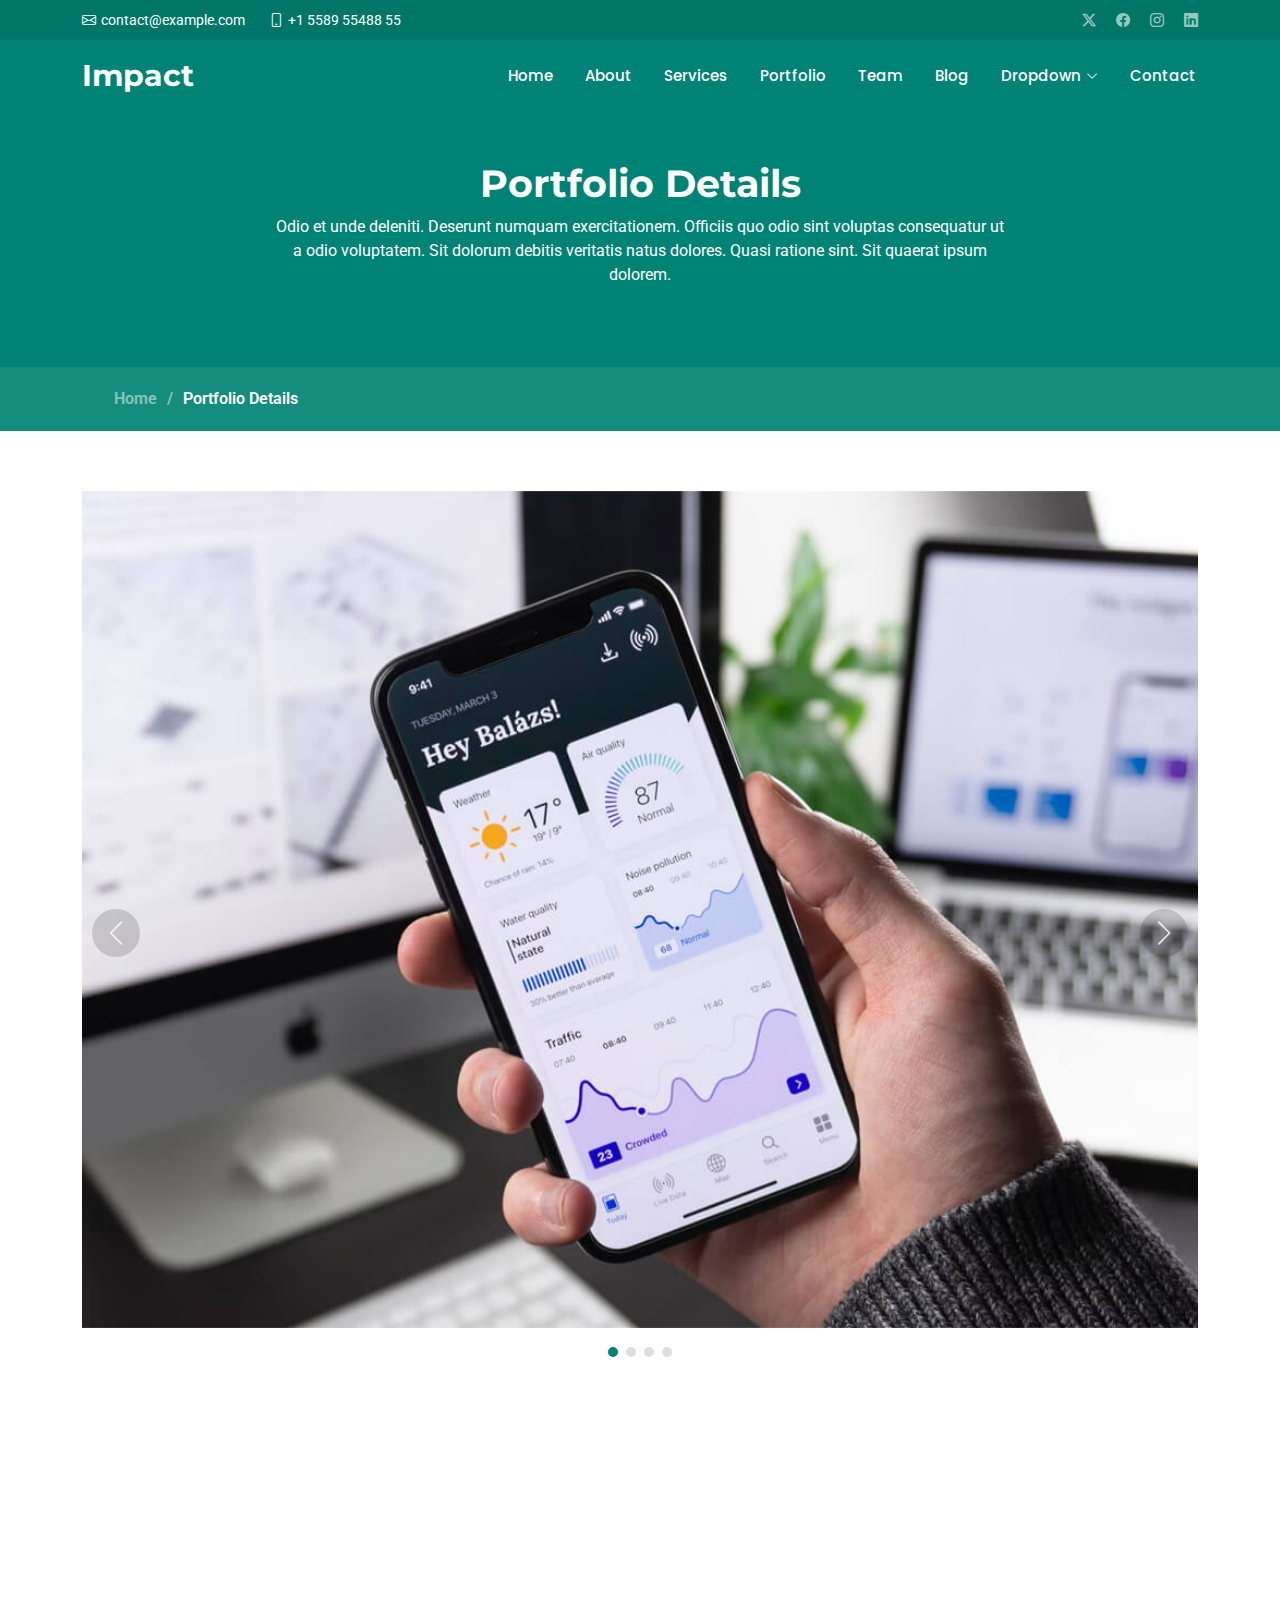
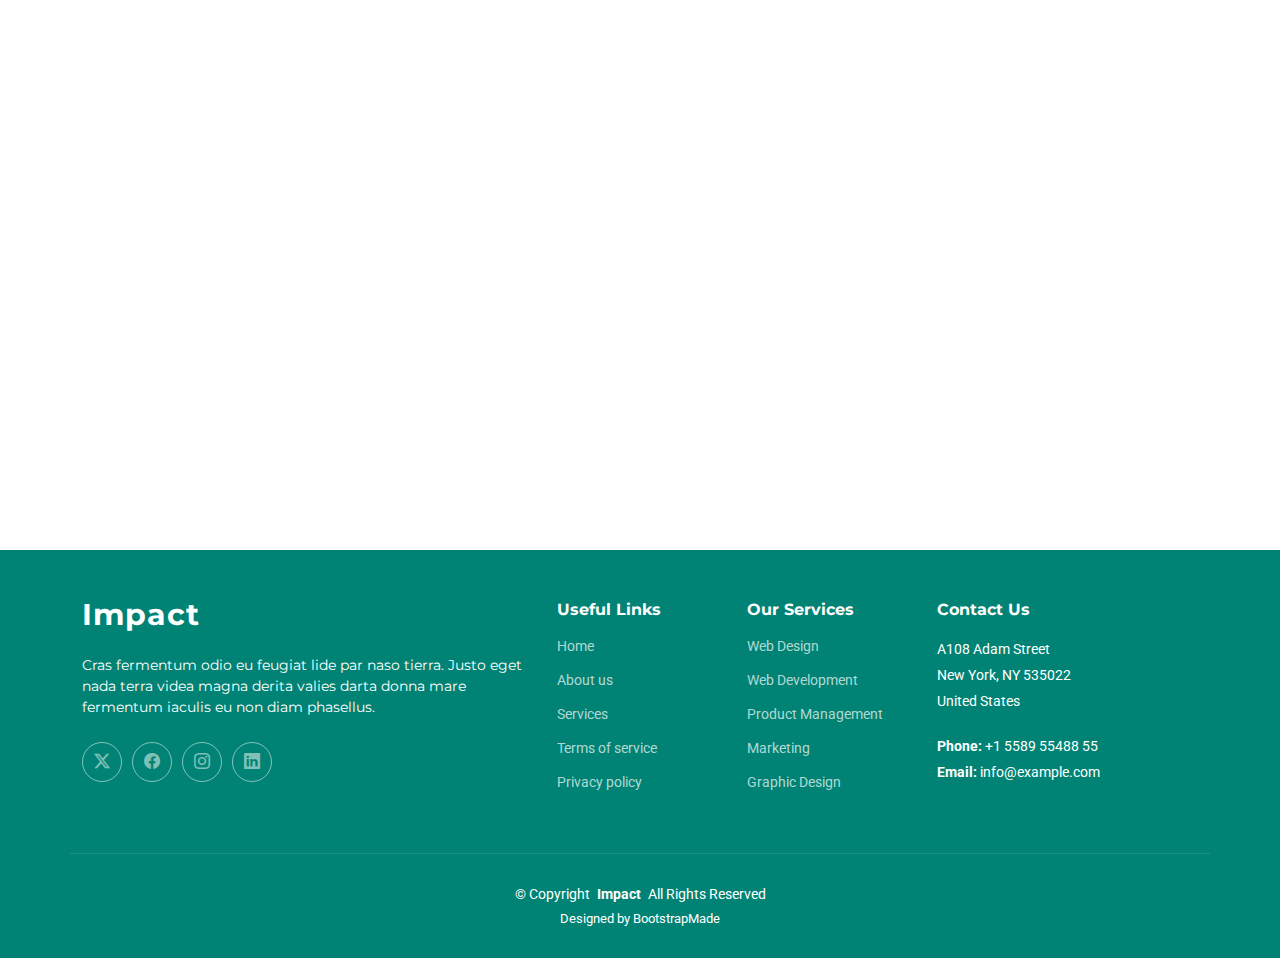
<file: portfolio-details.html>
<!DOCTYPE html>
<html lang="en">

<head>
  <meta charset="utf-8">
  <meta content="width=device-width, initial-scale=1.0" name="viewport">
  <title>Portfolio Details - Impact Bootstrap Template</title>
  <meta name="description" content="">
  <meta name="keywords" content="">

  <!-- Favicons -->
  <link href="assets/img/favicon.png" rel="icon">
  <link href="assets/img/apple-touch-icon.png" rel="apple-touch-icon">

  <!-- Fonts -->
  <link href="https://fonts.googleapis.com" rel="preconnect">
  <link href="https://fonts.gstatic.com" rel="preconnect" crossorigin>
  <link href="https://fonts.googleapis.com/css2?family=Roboto:ital,wght@0,100;0,300;0,400;0,500;0,700;0,900;1,100;1,300;1,400;1,500;1,700;1,900&family=Montserrat:ital,wght@0,100;0,200;0,300;0,400;0,500;0,600;0,700;0,800;0,900;1,100;1,200;1,300;1,400;1,500;1,600;1,700;1,800;1,900&family=Poppins:ital,wght@0,100;0,200;0,300;0,400;0,500;0,600;0,700;0,800;0,900;1,100;1,200;1,300;1,400;1,500;1,600;1,700;1,800;1,900&display=swap" rel="stylesheet">

  <!-- Vendor CSS Files -->
  <link href="assets/vendor/bootstrap/css/bootstrap.min.css" rel="stylesheet">
  <link href="assets/vendor/bootstrap-icons/bootstrap-icons.css" rel="stylesheet">
  <link href="assets/vendor/aos/aos.css" rel="stylesheet">
  <link href="assets/vendor/glightbox/css/glightbox.min.css" rel="stylesheet">
  <link href="assets/vendor/swiper/swiper-bundle.min.css" rel="stylesheet">

  <!-- Main CSS File -->
  <link href="assets/css/main.css" rel="stylesheet">

  <!-- =======================================================
  * Template Name: Impact
  * Template URL: https://bootstrapmade.com/impact-bootstrap-business-website-template/
  * Updated: Aug 07 2024 with Bootstrap v5.3.3
  * Author: BootstrapMade.com
  * License: https://bootstrapmade.com/license/
  ======================================================== -->
</head>

<body class="portfolio-details-page">

  <header id="header" class="header fixed-top">

    <div class="topbar d-flex align-items-center">
      <div class="container d-flex justify-content-center justify-content-md-between">
        <div class="contact-info d-flex align-items-center">
          <i class="bi bi-envelope d-flex align-items-center"><a href="mailto:contact@example.com">contact@example.com</a></i>
          <i class="bi bi-phone d-flex align-items-center ms-4"><span>+1 5589 55488 55</span></i>
        </div>
        <div class="social-links d-none d-md-flex align-items-center">
          <a href="#" class="twitter"><i class="bi bi-twitter-x"></i></a>
          <a href="#" class="facebook"><i class="bi bi-facebook"></i></a>
          <a href="#" class="instagram"><i class="bi bi-instagram"></i></a>
          <a href="#" class="linkedin"><i class="bi bi-linkedin"></i></a>
        </div>
      </div>
    </div><!-- End Top Bar -->

    <div class="branding d-flex align-items-cente">

      <div class="container position-relative d-flex align-items-center justify-content-between">
        <a href="index.html" class="logo d-flex align-items-center">
          <!-- Uncomment the line below if you also wish to use an image logo -->
          <!-- <img src="assets/img/logo.png" alt=""> -->
          <h1 class="sitename">Impact</h1>
          <span>.</span>
        </a>

        <nav id="navmenu" class="navmenu">
          <ul>
            <li><a href="#hero">Home<br></a></li>
            <li><a href="#about">About</a></li>
            <li><a href="#services">Services</a></li>
            <li><a href="#portfolio">Portfolio</a></li>
            <li><a href="#team">Team</a></li>
            <li><a href="blog.html">Blog</a></li>
            <li class="dropdown"><a href="#"><span>Dropdown</span> <i class="bi bi-chevron-down toggle-dropdown"></i></a>
              <ul>
                <li><a href="#">Dropdown 1</a></li>
                <li class="dropdown"><a href="#"><span>Deep Dropdown</span> <i class="bi bi-chevron-down toggle-dropdown"></i></a>
                  <ul>
                    <li><a href="#">Deep Dropdown 1</a></li>
                    <li><a href="#">Deep Dropdown 2</a></li>
                    <li><a href="#">Deep Dropdown 3</a></li>
                    <li><a href="#">Deep Dropdown 4</a></li>
                    <li><a href="#">Deep Dropdown 5</a></li>
                  </ul>
                </li>
                <li><a href="#">Dropdown 2</a></li>
                <li><a href="#">Dropdown 3</a></li>
                <li><a href="#">Dropdown 4</a></li>
              </ul>
            </li>
            <li><a href="#contact">Contact</a></li>
          </ul>
          <i class="mobile-nav-toggle d-xl-none bi bi-list"></i>
        </nav>

      </div>

    </div>

  </header>

  <main class="main">

    <!-- Page Title -->
    <div class="page-title">
      <div class="heading">
        <div class="container">
          <div class="row d-flex justify-content-center text-center">
            <div class="col-lg-8">
              <h1>Portfolio Details</h1>
              <p class="mb-0">Odio et unde deleniti. Deserunt numquam exercitationem. Officiis quo odio sint voluptas consequatur ut a odio voluptatem. Sit dolorum debitis veritatis natus dolores. Quasi ratione sint. Sit quaerat ipsum dolorem.</p>
            </div>
          </div>
        </div>
      </div>
      <nav class="breadcrumbs">
        <div class="container">
          <ol>
            <li><a href="index.html">Home</a></li>
            <li class="current">Portfolio Details</li>
          </ol>
        </div>
      </nav>
    </div><!-- End Page Title -->

    <!-- Portfolio Details Section -->
    <section id="portfolio-details" class="portfolio-details section">

      <div class="container" data-aos="fade-up">

        <div class="portfolio-details-slider swiper init-swiper">
          <script type="application/json" class="swiper-config">
            {
              "loop": true,
              "speed": 600,
              "autoplay": {
                "delay": 5000
              },
              "slidesPerView": "auto",
              "navigation": {
                "nextEl": ".swiper-button-next",
                "prevEl": ".swiper-button-prev"
              },
              "pagination": {
                "el": ".swiper-pagination",
                "type": "bullets",
                "clickable": true
              }
            }
          </script>
          <div class="swiper-wrapper align-items-center">

            <div class="swiper-slide">
              <img src="assets/img/portfolio/app-1.jpg" alt="">
            </div>

            <div class="swiper-slide">
              <img src="assets/img/portfolio/product-1.jpg" alt="">
            </div>

            <div class="swiper-slide">
              <img src="assets/img/portfolio/branding-1.jpg" alt="">
            </div>

            <div class="swiper-slide">
              <img src="assets/img/portfolio/books-1.jpg" alt="">
            </div>

          </div>
          <div class="swiper-button-prev"></div>
          <div class="swiper-button-next"></div>
          <div class="swiper-pagination"></div>
        </div>

        <div class="row justify-content-between gy-4 mt-4">

          <div class="col-lg-8" data-aos="fade-up">
            <div class="portfolio-description">
              <h2>This is an example of portfolio details</h2>
              <p>
                Autem ipsum nam porro corporis rerum. Quis eos dolorem eos itaque inventore commodi labore quia quia. Exercitationem repudiandae officiis neque suscipit non officia eaque itaque enim. Voluptatem officia accusantium nesciunt est omnis tempora consectetur dignissimos. Sequi nulla at esse enim cum deserunt eius.
              </p>
              <p>
                Amet consequatur qui dolore veniam voluptatem voluptatem sit. Non aspernatur atque natus ut cum nam et. Praesentium error dolores rerum minus sequi quia veritatis eum. Eos et doloribus doloremque nesciunt molestiae laboriosam.
              </p>

              <div class="testimonial-item">
                <p>
                  <i class="bi bi-quote quote-icon-left"></i>
                  <span>Export tempor illum tamen malis malis eram quae irure esse labore quem cillum quid cillum eram malis quorum velit fore eram velit sunt aliqua noster fugiat irure amet legam anim culpa.</span>
                  <i class="bi bi-quote quote-icon-right"></i>
                </p>
                <div>
                  <img src="assets/img/testimonials/testimonials-2.jpg" class="testimonial-img" alt="">
                  <h3>Sara Wilsson</h3>
                  <h4>Designer</h4>
                </div>
              </div>

              <p>
                Impedit ipsum quae et aliquid doloribus et voluptatem quasi. Perspiciatis occaecati earum et magnam animi. Quibusdam non qui ea vitae suscipit vitae sunt. Repudiandae incidunt cumque minus deserunt assumenda tempore. Delectus voluptas necessitatibus est.
              </p>

              <p>
                Sunt voluptatum sapiente facilis quo odio aut ipsum repellat debitis. Molestiae et autem libero. Explicabo et quod necessitatibus similique quis dolor eum. Numquam eaque praesentium rem et qui nesciunt.
              </p>

            </div>
          </div>

          <div class="col-lg-3" data-aos="fade-up" data-aos-delay="100">
            <div class="portfolio-info">
              <h3>Project information</h3>
              <ul>
                <li><strong>Category</strong> Web design</li>
                <li><strong>Client</strong> ASU Company</li>
                <li><strong>Project date</strong> 01 March, 2020</li>
                <li><strong>Project URL</strong> <a href="#">www.example.com</a></li>
                <li><a href="#" class="btn-visit align-self-start">Visit Website</a></li>
              </ul>
            </div>
          </div>

        </div>

      </div>

    </section><!-- /Portfolio Details Section -->

  </main>

  <footer id="footer" class="footer accent-background">

    <div class="container footer-top">
      <div class="row gy-4">
        <div class="col-lg-5 col-md-12 footer-about">
          <a href="index.html" class="logo d-flex align-items-center">
            <span class="sitename">Impact</span>
          </a>
          <p>Cras fermentum odio eu feugiat lide par naso tierra. Justo eget nada terra videa magna derita valies darta donna mare fermentum iaculis eu non diam phasellus.</p>
          <div class="social-links d-flex mt-4">
            <a href=""><i class="bi bi-twitter-x"></i></a>
            <a href=""><i class="bi bi-facebook"></i></a>
            <a href=""><i class="bi bi-instagram"></i></a>
            <a href=""><i class="bi bi-linkedin"></i></a>
          </div>
        </div>

        <div class="col-lg-2 col-6 footer-links">
          <h4>Useful Links</h4>
          <ul>
            <li><a href="#">Home</a></li>
            <li><a href="#">About us</a></li>
            <li><a href="#">Services</a></li>
            <li><a href="#">Terms of service</a></li>
            <li><a href="#">Privacy policy</a></li>
          </ul>
        </div>

        <div class="col-lg-2 col-6 footer-links">
          <h4>Our Services</h4>
          <ul>
            <li><a href="#">Web Design</a></li>
            <li><a href="#">Web Development</a></li>
            <li><a href="#">Product Management</a></li>
            <li><a href="#">Marketing</a></li>
            <li><a href="#">Graphic Design</a></li>
          </ul>
        </div>

        <div class="col-lg-3 col-md-12 footer-contact text-center text-md-start">
          <h4>Contact Us</h4>
          <p>A108 Adam Street</p>
          <p>New York, NY 535022</p>
          <p>United States</p>
          <p class="mt-4"><strong>Phone:</strong> <span>+1 5589 55488 55</span></p>
          <p><strong>Email:</strong> <span>info@example.com</span></p>
        </div>

      </div>
    </div>

    <div class="container copyright text-center mt-4">
      <p>© <span>Copyright</span> <strong class="px-1 sitename">Impact</strong> <span>All Rights Reserved</span></p>
      <div class="credits">
        <!-- All the links in the footer should remain intact. -->
        <!-- You can delete the links only if you've purchased the pro version. -->
        <!-- Licensing information: https://bootstrapmade.com/license/ -->
        <!-- Purchase the pro version with working PHP/AJAX contact form: [buy-url] -->
        Designed by <a href="https://bootstrapmade.com/">BootstrapMade</a>
      </div>
    </div>

  </footer>

  <!-- Scroll Top -->
  <a href="#" id="scroll-top" class="scroll-top d-flex align-items-center justify-content-center"><i class="bi bi-arrow-up-short"></i></a>

  <!-- Preloader -->
  <div id="preloader"></div>

  <!-- Vendor JS Files -->
  <script src="assets/vendor/bootstrap/js/bootstrap.bundle.min.js"></script>
  <script src="assets/vendor/php-email-form/validate.js"></script>
  <script src="assets/vendor/aos/aos.js"></script>
  <script src="assets/vendor/glightbox/js/glightbox.min.js"></script>
  <script src="assets/vendor/swiper/swiper-bundle.min.js"></script>
  <script src="assets/vendor/purecounter/purecounter_vanilla.js"></script>
  <script src="assets/vendor/imagesloaded/imagesloaded.pkgd.min.js"></script>
  <script src="assets/vendor/isotope-layout/isotope.pkgd.min.js"></script>

  <!-- Main JS File -->
  <script src="assets/js/main.js"></script>

</body>

</html>
</file>
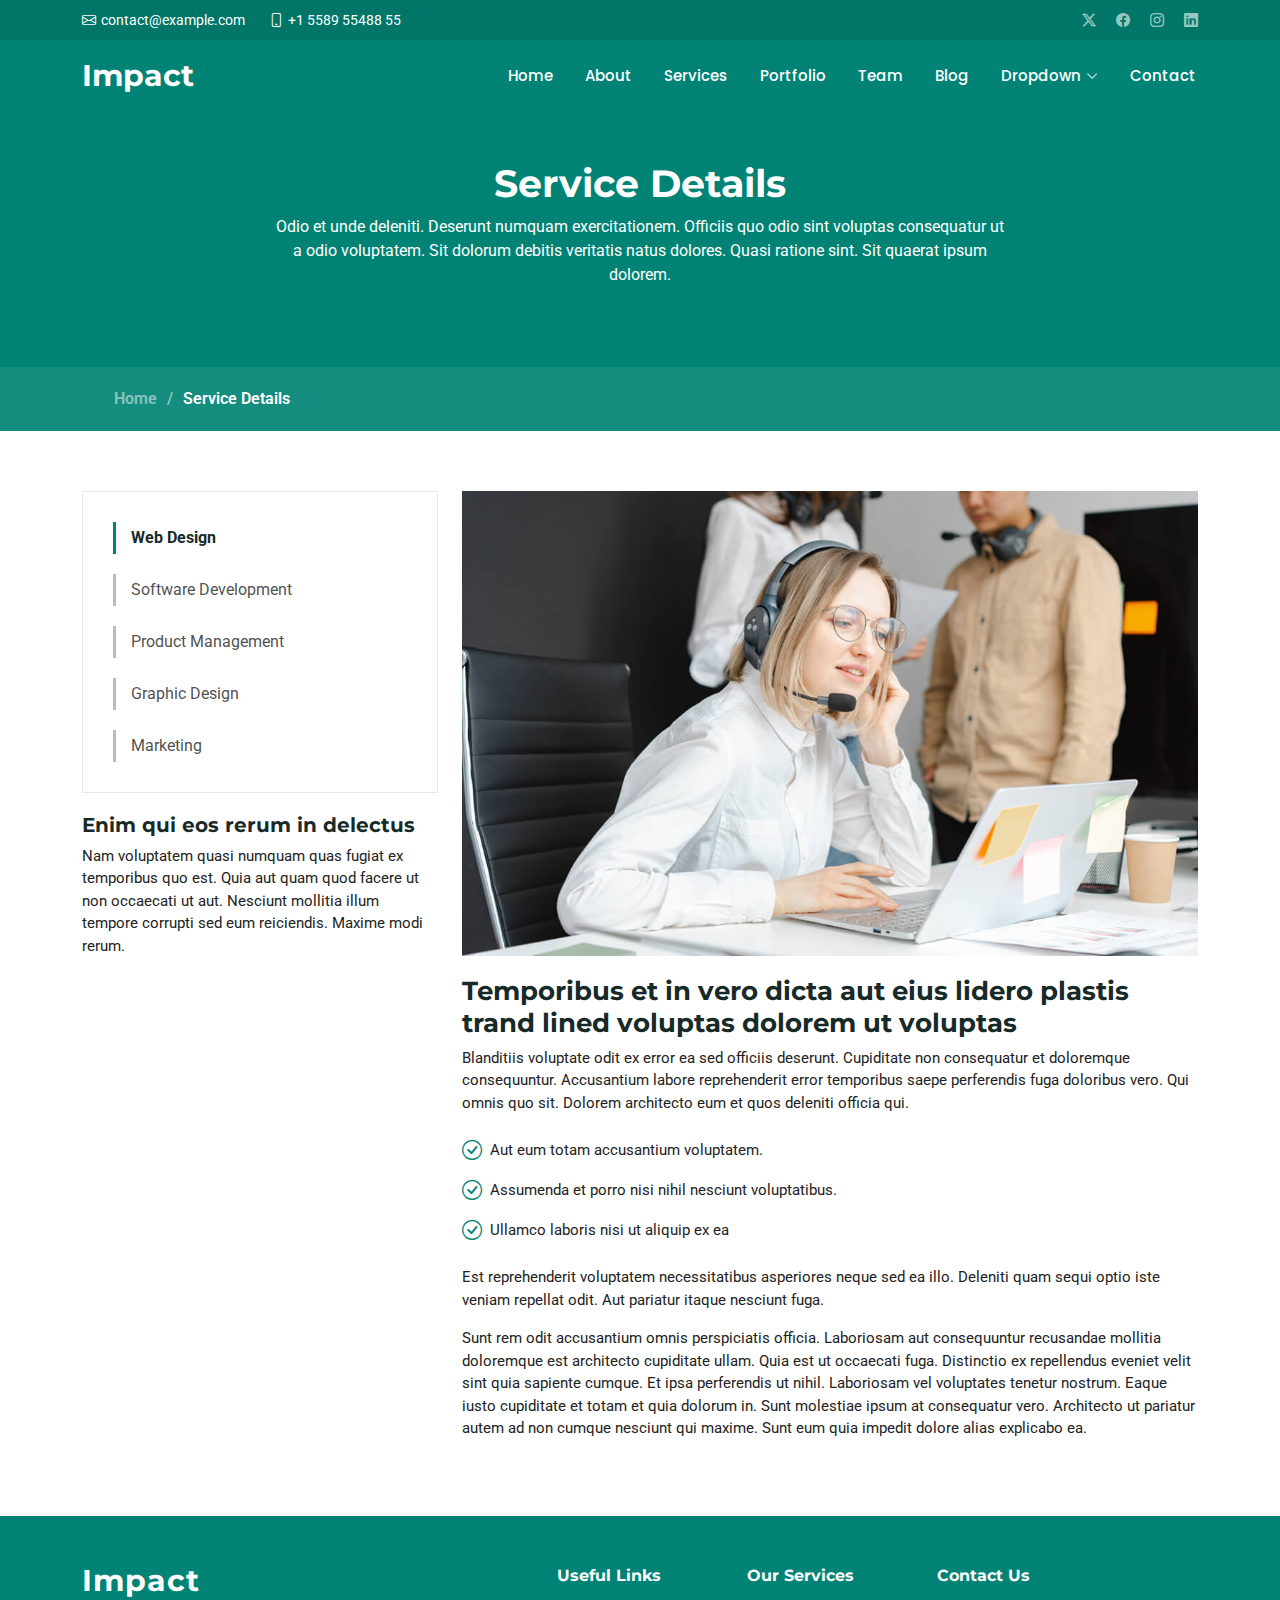
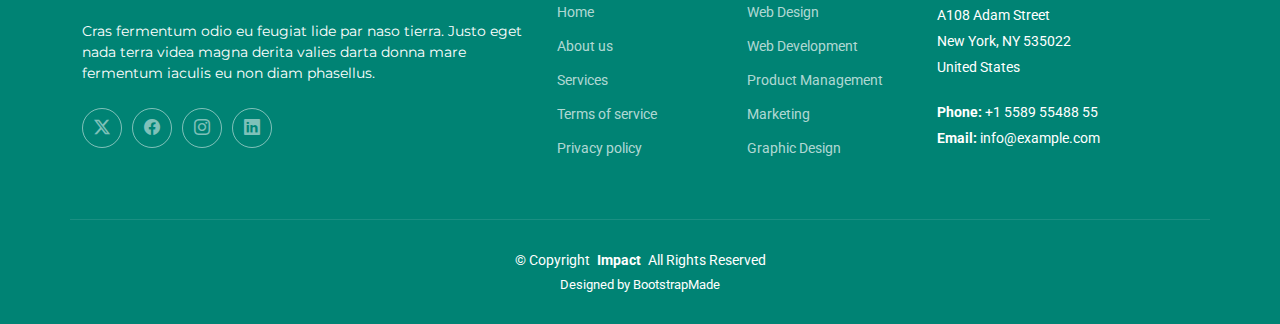
<file: service-details.html>
<!DOCTYPE html>
<html lang="en">

<head>
  <meta charset="utf-8">
  <meta content="width=device-width, initial-scale=1.0" name="viewport">
  <title>Service Details - Impact Bootstrap Template</title>
  <meta name="description" content="">
  <meta name="keywords" content="">

  <!-- Favicons -->
  <link href="assets/img/favicon.png" rel="icon">
  <link href="assets/img/apple-touch-icon.png" rel="apple-touch-icon">

  <!-- Fonts -->
  <link href="https://fonts.googleapis.com" rel="preconnect">
  <link href="https://fonts.gstatic.com" rel="preconnect" crossorigin>
  <link href="https://fonts.googleapis.com/css2?family=Roboto:ital,wght@0,100;0,300;0,400;0,500;0,700;0,900;1,100;1,300;1,400;1,500;1,700;1,900&family=Montserrat:ital,wght@0,100;0,200;0,300;0,400;0,500;0,600;0,700;0,800;0,900;1,100;1,200;1,300;1,400;1,500;1,600;1,700;1,800;1,900&family=Poppins:ital,wght@0,100;0,200;0,300;0,400;0,500;0,600;0,700;0,800;0,900;1,100;1,200;1,300;1,400;1,500;1,600;1,700;1,800;1,900&display=swap" rel="stylesheet">

  <!-- Vendor CSS Files -->
  <link href="assets/vendor/bootstrap/css/bootstrap.min.css" rel="stylesheet">
  <link href="assets/vendor/bootstrap-icons/bootstrap-icons.css" rel="stylesheet">
  <link href="assets/vendor/aos/aos.css" rel="stylesheet">
  <link href="assets/vendor/glightbox/css/glightbox.min.css" rel="stylesheet">
  <link href="assets/vendor/swiper/swiper-bundle.min.css" rel="stylesheet">

  <!-- Main CSS File -->
  <link href="assets/css/main.css" rel="stylesheet">

  <!-- =======================================================
  * Template Name: Impact
  * Template URL: https://bootstrapmade.com/impact-bootstrap-business-website-template/
  * Updated: Aug 07 2024 with Bootstrap v5.3.3
  * Author: BootstrapMade.com
  * License: https://bootstrapmade.com/license/
  ======================================================== -->
</head>

<body class="service-details-page">

  <header id="header" class="header fixed-top">

    <div class="topbar d-flex align-items-center">
      <div class="container d-flex justify-content-center justify-content-md-between">
        <div class="contact-info d-flex align-items-center">
          <i class="bi bi-envelope d-flex align-items-center"><a href="mailto:contact@example.com">contact@example.com</a></i>
          <i class="bi bi-phone d-flex align-items-center ms-4"><span>+1 5589 55488 55</span></i>
        </div>
        <div class="social-links d-none d-md-flex align-items-center">
          <a href="#" class="twitter"><i class="bi bi-twitter-x"></i></a>
          <a href="#" class="facebook"><i class="bi bi-facebook"></i></a>
          <a href="#" class="instagram"><i class="bi bi-instagram"></i></a>
          <a href="#" class="linkedin"><i class="bi bi-linkedin"></i></a>
        </div>
      </div>
    </div><!-- End Top Bar -->

    <div class="branding d-flex align-items-cente">

      <div class="container position-relative d-flex align-items-center justify-content-between">
        <a href="index.html" class="logo d-flex align-items-center">
          <!-- Uncomment the line below if you also wish to use an image logo -->
          <!-- <img src="assets/img/logo.png" alt=""> -->
          <h1 class="sitename">Impact</h1>
          <span>.</span>
        </a>

        <nav id="navmenu" class="navmenu">
          <ul>
            <li><a href="#hero">Home<br></a></li>
            <li><a href="#about">About</a></li>
            <li><a href="#services">Services</a></li>
            <li><a href="#portfolio">Portfolio</a></li>
            <li><a href="#team">Team</a></li>
            <li><a href="blog.html">Blog</a></li>
            <li class="dropdown"><a href="#"><span>Dropdown</span> <i class="bi bi-chevron-down toggle-dropdown"></i></a>
              <ul>
                <li><a href="#">Dropdown 1</a></li>
                <li class="dropdown"><a href="#"><span>Deep Dropdown</span> <i class="bi bi-chevron-down toggle-dropdown"></i></a>
                  <ul>
                    <li><a href="#">Deep Dropdown 1</a></li>
                    <li><a href="#">Deep Dropdown 2</a></li>
                    <li><a href="#">Deep Dropdown 3</a></li>
                    <li><a href="#">Deep Dropdown 4</a></li>
                    <li><a href="#">Deep Dropdown 5</a></li>
                  </ul>
                </li>
                <li><a href="#">Dropdown 2</a></li>
                <li><a href="#">Dropdown 3</a></li>
                <li><a href="#">Dropdown 4</a></li>
              </ul>
            </li>
            <li><a href="#contact">Contact</a></li>
          </ul>
          <i class="mobile-nav-toggle d-xl-none bi bi-list"></i>
        </nav>

      </div>

    </div>

  </header>

  <main class="main">

    <!-- Page Title -->
    <div class="page-title">
      <div class="heading">
        <div class="container">
          <div class="row d-flex justify-content-center text-center">
            <div class="col-lg-8">
              <h1>Service Details</h1>
              <p class="mb-0">Odio et unde deleniti. Deserunt numquam exercitationem. Officiis quo odio sint voluptas consequatur ut a odio voluptatem. Sit dolorum debitis veritatis natus dolores. Quasi ratione sint. Sit quaerat ipsum dolorem.</p>
            </div>
          </div>
        </div>
      </div>
      <nav class="breadcrumbs">
        <div class="container">
          <ol>
            <li><a href="index.html">Home</a></li>
            <li class="current">Service Details</li>
          </ol>
        </div>
      </nav>
    </div><!-- End Page Title -->

    <!-- Service Details Section -->
    <section id="service-details" class="service-details section">

      <div class="container">

        <div class="row gy-4">

          <div class="col-lg-4" data-aos="fade-up" data-aos-delay="100">
            <div class="services-list">
              <a href="#" class="active">Web Design</a>
              <a href="#">Software Development</a>
              <a href="#">Product Management</a>
              <a href="#">Graphic Design</a>
              <a href="#">Marketing</a>
            </div>

            <h4>Enim qui eos rerum in delectus</h4>
            <p>Nam voluptatem quasi numquam quas fugiat ex temporibus quo est. Quia aut quam quod facere ut non occaecati ut aut. Nesciunt mollitia illum tempore corrupti sed eum reiciendis. Maxime modi rerum.</p>
          </div>

          <div class="col-lg-8" data-aos="fade-up" data-aos-delay="200">
            <img src="assets/img/services.jpg" alt="" class="img-fluid services-img">
            <h3>Temporibus et in vero dicta aut eius lidero plastis trand lined voluptas dolorem ut voluptas</h3>
            <p>
              Blanditiis voluptate odit ex error ea sed officiis deserunt. Cupiditate non consequatur et doloremque consequuntur. Accusantium labore reprehenderit error temporibus saepe perferendis fuga doloribus vero. Qui omnis quo sit. Dolorem architecto eum et quos deleniti officia qui.
            </p>
            <ul>
              <li><i class="bi bi-check-circle"></i> <span>Aut eum totam accusantium voluptatem.</span></li>
              <li><i class="bi bi-check-circle"></i> <span>Assumenda et porro nisi nihil nesciunt voluptatibus.</span></li>
              <li><i class="bi bi-check-circle"></i> <span>Ullamco laboris nisi ut aliquip ex ea</span></li>
            </ul>
            <p>
              Est reprehenderit voluptatem necessitatibus asperiores neque sed ea illo. Deleniti quam sequi optio iste veniam repellat odit. Aut pariatur itaque nesciunt fuga.
            </p>
            <p>
              Sunt rem odit accusantium omnis perspiciatis officia. Laboriosam aut consequuntur recusandae mollitia doloremque est architecto cupiditate ullam. Quia est ut occaecati fuga. Distinctio ex repellendus eveniet velit sint quia sapiente cumque. Et ipsa perferendis ut nihil. Laboriosam vel voluptates tenetur nostrum. Eaque iusto cupiditate et totam et quia dolorum in. Sunt molestiae ipsum at consequatur vero. Architecto ut pariatur autem ad non cumque nesciunt qui maxime. Sunt eum quia impedit dolore alias explicabo ea.
            </p>
          </div>

        </div>

      </div>

    </section><!-- /Service Details Section -->

  </main>

  <footer id="footer" class="footer accent-background">

    <div class="container footer-top">
      <div class="row gy-4">
        <div class="col-lg-5 col-md-12 footer-about">
          <a href="index.html" class="logo d-flex align-items-center">
            <span class="sitename">Impact</span>
          </a>
          <p>Cras fermentum odio eu feugiat lide par naso tierra. Justo eget nada terra videa magna derita valies darta donna mare fermentum iaculis eu non diam phasellus.</p>
          <div class="social-links d-flex mt-4">
            <a href=""><i class="bi bi-twitter-x"></i></a>
            <a href=""><i class="bi bi-facebook"></i></a>
            <a href=""><i class="bi bi-instagram"></i></a>
            <a href=""><i class="bi bi-linkedin"></i></a>
          </div>
        </div>

        <div class="col-lg-2 col-6 footer-links">
          <h4>Useful Links</h4>
          <ul>
            <li><a href="#">Home</a></li>
            <li><a href="#">About us</a></li>
            <li><a href="#">Services</a></li>
            <li><a href="#">Terms of service</a></li>
            <li><a href="#">Privacy policy</a></li>
          </ul>
        </div>

        <div class="col-lg-2 col-6 footer-links">
          <h4>Our Services</h4>
          <ul>
            <li><a href="#">Web Design</a></li>
            <li><a href="#">Web Development</a></li>
            <li><a href="#">Product Management</a></li>
            <li><a href="#">Marketing</a></li>
            <li><a href="#">Graphic Design</a></li>
          </ul>
        </div>

        <div class="col-lg-3 col-md-12 footer-contact text-center text-md-start">
          <h4>Contact Us</h4>
          <p>A108 Adam Street</p>
          <p>New York, NY 535022</p>
          <p>United States</p>
          <p class="mt-4"><strong>Phone:</strong> <span>+1 5589 55488 55</span></p>
          <p><strong>Email:</strong> <span>info@example.com</span></p>
        </div>

      </div>
    </div>

    <div class="container copyright text-center mt-4">
      <p>© <span>Copyright</span> <strong class="px-1 sitename">Impact</strong> <span>All Rights Reserved</span></p>
      <div class="credits">
        <!-- All the links in the footer should remain intact. -->
        <!-- You can delete the links only if you've purchased the pro version. -->
        <!-- Licensing information: https://bootstrapmade.com/license/ -->
        <!-- Purchase the pro version with working PHP/AJAX contact form: [buy-url] -->
        Designed by <a href="https://bootstrapmade.com/">BootstrapMade</a>
      </div>
    </div>

  </footer>

  <!-- Scroll Top -->
  <a href="#" id="scroll-top" class="scroll-top d-flex align-items-center justify-content-center"><i class="bi bi-arrow-up-short"></i></a>

  <!-- Preloader -->
  <div id="preloader"></div>

  <!-- Vendor JS Files -->
  <script src="assets/vendor/bootstrap/js/bootstrap.bundle.min.js"></script>
  <script src="assets/vendor/php-email-form/validate.js"></script>
  <script src="assets/vendor/aos/aos.js"></script>
  <script src="assets/vendor/glightbox/js/glightbox.min.js"></script>
  <script src="assets/vendor/swiper/swiper-bundle.min.js"></script>
  <script src="assets/vendor/purecounter/purecounter_vanilla.js"></script>
  <script src="assets/vendor/imagesloaded/imagesloaded.pkgd.min.js"></script>
  <script src="assets/vendor/isotope-layout/isotope.pkgd.min.js"></script>

  <!-- Main JS File -->
  <script src="assets/js/main.js"></script>

</body>

</html>
</file>
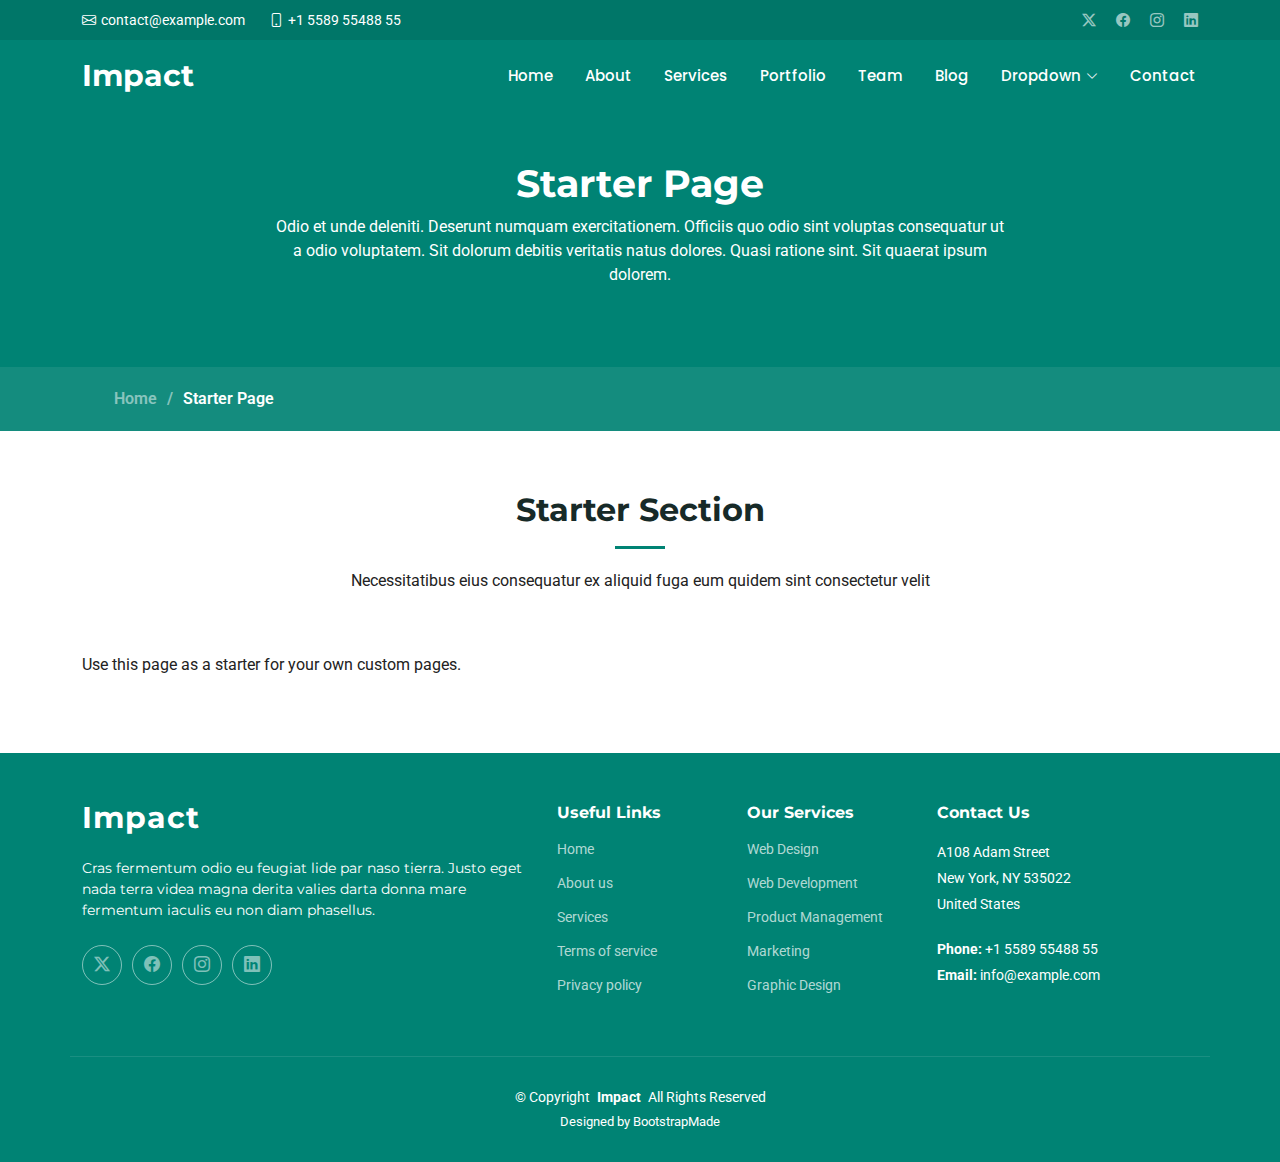
<file: starter-page.html>
<!DOCTYPE html>
<html lang="en">

<head>
  <meta charset="utf-8">
  <meta content="width=device-width, initial-scale=1.0" name="viewport">
  <title>Starter Page - Impact Bootstrap Template</title>
  <meta name="description" content="">
  <meta name="keywords" content="">

  <!-- Favicons -->
  <link href="assets/img/favicon.png" rel="icon">
  <link href="assets/img/apple-touch-icon.png" rel="apple-touch-icon">

  <!-- Fonts -->
  <link href="https://fonts.googleapis.com" rel="preconnect">
  <link href="https://fonts.gstatic.com" rel="preconnect" crossorigin>
  <link href="https://fonts.googleapis.com/css2?family=Roboto:ital,wght@0,100;0,300;0,400;0,500;0,700;0,900;1,100;1,300;1,400;1,500;1,700;1,900&family=Montserrat:ital,wght@0,100;0,200;0,300;0,400;0,500;0,600;0,700;0,800;0,900;1,100;1,200;1,300;1,400;1,500;1,600;1,700;1,800;1,900&family=Poppins:ital,wght@0,100;0,200;0,300;0,400;0,500;0,600;0,700;0,800;0,900;1,100;1,200;1,300;1,400;1,500;1,600;1,700;1,800;1,900&display=swap" rel="stylesheet">

  <!-- Vendor CSS Files -->
  <link href="assets/vendor/bootstrap/css/bootstrap.min.css" rel="stylesheet">
  <link href="assets/vendor/bootstrap-icons/bootstrap-icons.css" rel="stylesheet">
  <link href="assets/vendor/aos/aos.css" rel="stylesheet">
  <link href="assets/vendor/glightbox/css/glightbox.min.css" rel="stylesheet">
  <link href="assets/vendor/swiper/swiper-bundle.min.css" rel="stylesheet">

  <!-- Main CSS File -->
  <link href="assets/css/main.css" rel="stylesheet">

  <!-- =======================================================
  * Template Name: Impact
  * Template URL: https://bootstrapmade.com/impact-bootstrap-business-website-template/
  * Updated: Aug 07 2024 with Bootstrap v5.3.3
  * Author: BootstrapMade.com
  * License: https://bootstrapmade.com/license/
  ======================================================== -->
</head>

<body class="starter-page-page">

  <header id="header" class="header fixed-top">

    <div class="topbar d-flex align-items-center">
      <div class="container d-flex justify-content-center justify-content-md-between">
        <div class="contact-info d-flex align-items-center">
          <i class="bi bi-envelope d-flex align-items-center"><a href="mailto:contact@example.com">contact@example.com</a></i>
          <i class="bi bi-phone d-flex align-items-center ms-4"><span>+1 5589 55488 55</span></i>
        </div>
        <div class="social-links d-none d-md-flex align-items-center">
          <a href="#" class="twitter"><i class="bi bi-twitter-x"></i></a>
          <a href="#" class="facebook"><i class="bi bi-facebook"></i></a>
          <a href="#" class="instagram"><i class="bi bi-instagram"></i></a>
          <a href="#" class="linkedin"><i class="bi bi-linkedin"></i></a>
        </div>
      </div>
    </div><!-- End Top Bar -->

    <div class="branding d-flex align-items-cente">

      <div class="container position-relative d-flex align-items-center justify-content-between">
        <a href="index.html" class="logo d-flex align-items-center">
          <!-- Uncomment the line below if you also wish to use an image logo -->
          <!-- <img src="assets/img/logo.png" alt=""> -->
          <h1 class="sitename">Impact</h1>
          <span>.</span>
        </a>

        <nav id="navmenu" class="navmenu">
          <ul>
            <li><a href="#hero">Home<br></a></li>
            <li><a href="#about">About</a></li>
            <li><a href="#services">Services</a></li>
            <li><a href="#portfolio">Portfolio</a></li>
            <li><a href="#team">Team</a></li>
            <li><a href="blog.html">Blog</a></li>
            <li class="dropdown"><a href="#"><span>Dropdown</span> <i class="bi bi-chevron-down toggle-dropdown"></i></a>
              <ul>
                <li><a href="#">Dropdown 1</a></li>
                <li class="dropdown"><a href="#"><span>Deep Dropdown</span> <i class="bi bi-chevron-down toggle-dropdown"></i></a>
                  <ul>
                    <li><a href="#">Deep Dropdown 1</a></li>
                    <li><a href="#">Deep Dropdown 2</a></li>
                    <li><a href="#">Deep Dropdown 3</a></li>
                    <li><a href="#">Deep Dropdown 4</a></li>
                    <li><a href="#">Deep Dropdown 5</a></li>
                  </ul>
                </li>
                <li><a href="#">Dropdown 2</a></li>
                <li><a href="#">Dropdown 3</a></li>
                <li><a href="#">Dropdown 4</a></li>
              </ul>
            </li>
            <li><a href="#contact">Contact</a></li>
          </ul>
          <i class="mobile-nav-toggle d-xl-none bi bi-list"></i>
        </nav>

      </div>

    </div>

  </header>

  <main class="main">

    <!-- Page Title -->
    <div class="page-title">
      <div class="heading">
        <div class="container">
          <div class="row d-flex justify-content-center text-center">
            <div class="col-lg-8">
              <h1>Starter Page</h1>
              <p class="mb-0">Odio et unde deleniti. Deserunt numquam exercitationem. Officiis quo odio sint voluptas consequatur ut a odio voluptatem. Sit dolorum debitis veritatis natus dolores. Quasi ratione sint. Sit quaerat ipsum dolorem.</p>
            </div>
          </div>
        </div>
      </div>
      <nav class="breadcrumbs">
        <div class="container">
          <ol>
            <li><a href="index.html">Home</a></li>
            <li class="current">Starter Page</li>
          </ol>
        </div>
      </nav>
    </div><!-- End Page Title -->

    <!-- Starter Section Section -->
    <section id="starter-section" class="starter-section section">

      <!-- Section Title -->
      <div class="container section-title" data-aos="fade-up">
        <h2>Starter Section</h2>
        <p>Necessitatibus eius consequatur ex aliquid fuga eum quidem sint consectetur velit</p>
      </div><!-- End Section Title -->

      <div class="container" data-aos="fade-up">
        <p>Use this page as a starter for your own custom pages.</p>
      </div>

    </section><!-- /Starter Section Section -->

  </main>

  <footer id="footer" class="footer accent-background">

    <div class="container footer-top">
      <div class="row gy-4">
        <div class="col-lg-5 col-md-12 footer-about">
          <a href="index.html" class="logo d-flex align-items-center">
            <span class="sitename">Impact</span>
          </a>
          <p>Cras fermentum odio eu feugiat lide par naso tierra. Justo eget nada terra videa magna derita valies darta donna mare fermentum iaculis eu non diam phasellus.</p>
          <div class="social-links d-flex mt-4">
            <a href=""><i class="bi bi-twitter-x"></i></a>
            <a href=""><i class="bi bi-facebook"></i></a>
            <a href=""><i class="bi bi-instagram"></i></a>
            <a href=""><i class="bi bi-linkedin"></i></a>
          </div>
        </div>

        <div class="col-lg-2 col-6 footer-links">
          <h4>Useful Links</h4>
          <ul>
            <li><a href="#">Home</a></li>
            <li><a href="#">About us</a></li>
            <li><a href="#">Services</a></li>
            <li><a href="#">Terms of service</a></li>
            <li><a href="#">Privacy policy</a></li>
          </ul>
        </div>

        <div class="col-lg-2 col-6 footer-links">
          <h4>Our Services</h4>
          <ul>
            <li><a href="#">Web Design</a></li>
            <li><a href="#">Web Development</a></li>
            <li><a href="#">Product Management</a></li>
            <li><a href="#">Marketing</a></li>
            <li><a href="#">Graphic Design</a></li>
          </ul>
        </div>

        <div class="col-lg-3 col-md-12 footer-contact text-center text-md-start">
          <h4>Contact Us</h4>
          <p>A108 Adam Street</p>
          <p>New York, NY 535022</p>
          <p>United States</p>
          <p class="mt-4"><strong>Phone:</strong> <span>+1 5589 55488 55</span></p>
          <p><strong>Email:</strong> <span>info@example.com</span></p>
        </div>

      </div>
    </div>

    <div class="container copyright text-center mt-4">
      <p>© <span>Copyright</span> <strong class="px-1 sitename">Impact</strong> <span>All Rights Reserved</span></p>
      <div class="credits">
        <!-- All the links in the footer should remain intact. -->
        <!-- You can delete the links only if you've purchased the pro version. -->
        <!-- Licensing information: https://bootstrapmade.com/license/ -->
        <!-- Purchase the pro version with working PHP/AJAX contact form: [buy-url] -->
        Designed by <a href="https://bootstrapmade.com/">BootstrapMade</a>
      </div>
    </div>

  </footer>

  <!-- Scroll Top -->
  <a href="#" id="scroll-top" class="scroll-top d-flex align-items-center justify-content-center"><i class="bi bi-arrow-up-short"></i></a>

  <!-- Preloader -->
  <div id="preloader"></div>

  <!-- Vendor JS Files -->
  <script src="assets/vendor/bootstrap/js/bootstrap.bundle.min.js"></script>
  <script src="assets/vendor/php-email-form/validate.js"></script>
  <script src="assets/vendor/aos/aos.js"></script>
  <script src="assets/vendor/glightbox/js/glightbox.min.js"></script>
  <script src="assets/vendor/swiper/swiper-bundle.min.js"></script>
  <script src="assets/vendor/purecounter/purecounter_vanilla.js"></script>
  <script src="assets/vendor/imagesloaded/imagesloaded.pkgd.min.js"></script>
  <script src="assets/vendor/isotope-layout/isotope.pkgd.min.js"></script>

  <!-- Main JS File -->
  <script src="assets/js/main.js"></script>

</body>

</html>
</file>
<file: assets/css/form.css>
/* Google Fonts - Poppins */
@import url('https://fonts.googleapis.com/css2?family=Poppins:wght@300;400;500;600&display=swap');

* {
    margin: 0;
    padding: 0;
    box-sizing: border-box;
    font-family: 'Poppins', sans-serif;
}

.container {
    height: 100vh;
    width: 100%;
    display: flex;
    align-items: center;
    justify-content: center;
    background-color: #008374;
    column-gap: 30px;
}

.form {
    position: absolute;
    max-width: 430px;
    width: 100%;
    padding: 30px;
    border-radius: 6px;
    background: #FFF;
}

.form.signup {
    opacity: 0;
    pointer-events: none;
}

.forms.show-signup .form.signup {
    opacity: 1;
    pointer-events: auto;
}

.forms.show-signup .form.login {
    opacity: 0;
    pointer-events: none;
}

.form.forget-password {
    opacity: 0;
    pointer-events: none;
}

.forms.show-forget-password .form.forget-password {
    opacity: 1;
    pointer-events: auto;
}

.forms.show-forget-password .form.login {
    opacity: 0;
    pointer-events: none;
}

header {
    font-size: 28px;
    font-weight: 600;
    color: #232836;
    text-align: center;
}

form {
    margin-top: 30px;
}

.form .field {
    position: relative;
    height: 50px;
    width: 100%;
    margin-top: 20px;
    border-radius: 6px;
}

.field input,
.field button {
    height: 100%;
    width: 100%;
    border: none;
    font-size: 16px;
    font-weight: 400;
    border-radius: 6px;
}

.field input {
    outline: none;
    padding: 0 15px;
    border: 1px solid #CACACA;
}

.field input:focus {
    border-bottom-width: 2px;
}

.eye-icon {
    position: absolute;
    top: 50%;
    right: 10px;
    transform: translateY(-50%);
    font-size: 18px;
    color: #8b8b8b;
    cursor: pointer;
    padding: 5px;
}

.field button {
    color: #fff;
    background-color: #008374;
    transition: all 0.3s ease;
    cursor: pointer;
}

.field button:hover {
    background-color: #004e44;
}

.form-link {
    text-align: center;
    margin-top: 10px;
}

.form-link span,
.form-link a {
    font-size: 14px;
    font-weight: 400;
    color: #232836;
}

.form a {
    color: #008374;
    text-decoration: none;
}

.form-content a:hover {
    text-decoration: underline;
}

.line {
    position: relative;
    height: 1px;
    width: 100%;
    margin: 36px 0;
    background-color: #d4d4d4;
}

.line::before {
    content: 'Or';
    position: absolute;
    top: 50%;
    left: 50%;
    transform: translate(-50%, -50%);
    background-color: #FFF;
    color: #8b8b8b;
    padding: 0 15px;
}

.media-options a {
    display: flex;
    align-items: center;
    justify-content: center;
}

a.facebook {
    color: #fff;
    background-color: #4267b2;
}

a.facebook .facebook-icon {
    height: 28px;
    width: 28px;
    color: #0171d3;
    font-size: 20px;
    border-radius: 50%;
    display: flex;
    align-items: center;
    justify-content: center;
    background-color: #fff;
}

.facebook-icon,
img.google-img {
    position: absolute;
    top: 50%;
    left: 15px;
    transform: translateY(-50%);
}

img.google-img {
    height: 20px;
    width: 20px;
    object-fit: cover;
}

a.google {
    border: 1px solid #CACACA;
}

.google-img {
    left: 15px;
}

/* OTP Section */
.otp-field {
    display: none;
    margin-top: 20px;
    text-align: center;
}

#verify-otp {
    background-color: #008374;
    color: #fff;
    padding: 10px 20px;
    border-radius: 5px;
    cursor: pointer;
}
</file>
<file: assets/css/main.css>
/**
* Template Name: Impact
* Template URL: https://bootstrapmade.com/impact-bootstrap-business-website-template/
* Updated: Aug 07 2024 with Bootstrap v5.3.3
* Author: BootstrapMade.com
* License: https://bootstrapmade.com/license/
*/

/*--------------------------------------------------------------
# Font & Color Variables
# Help: https://bootstrapmade.com/color-system/
--------------------------------------------------------------*/
/* Fonts */
:root {
  --default-font: "Roboto",  system-ui, -apple-system, "Segoe UI", Roboto, "Helvetica Neue", Arial, "Noto Sans", "Liberation Sans", sans-serif, "Apple Color Emoji", "Segoe UI Emoji", "Segoe UI Symbol", "Noto Color Emoji";
  --heading-font: "Montserrat",  sans-serif;
  --nav-font: "Poppins",  sans-serif;
}

/* Global Colors - The following color variables are used throughout the website. Updating them here will change the color scheme of the entire website */
:root { 
  --background-color: #ffffff; /* Background color for the entire website, including individual sections */
  --default-color: #222222; /* Default color used for the majority of the text content across the entire website */
  --heading-color: #172a28; /* Color for headings, subheadings and title throughout the website */
  --accent-color: #008374; /* Accent color that represents your brand on the website. It's used for buttons, links, and other elements that need to stand out */
  --surface-color: #ffffff; /* The surface color is used as a background of boxed elements within sections, such as cards, icon boxes, or other elements that require a visual separation from the global background. */
  --contrast-color: #ffffff; /* Contrast color for text, ensuring readability against backgrounds of accent, heading, or default colors. */
}

/* Nav Menu Colors - The following color variables are used specifically for the navigation menu. They are separate from the global colors to allow for more customization options */
:root {
  --nav-color: #ffffff;  /* The default color of the main navmenu links */
  --nav-hover-color: #008374; /* Applied to main navmenu links when they are hovered over or active */
  --nav-mobile-background-color: #ffffff; /* Used as the background color for mobile navigation menu */
  --nav-dropdown-background-color: #ffffff; /* Used as the background color for dropdown items that appear when hovering over primary navigation items */
  --nav-dropdown-color: #01433c; /* Used for navigation links of the dropdown items in the navigation menu. */
  --nav-dropdown-hover-color: #008374; /* Similar to --nav-hover-color, this color is applied to dropdown navigation links when they are hovered over. */
}

/* Color Presets - These classes override global colors when applied to any section or element, providing reuse of the sam color scheme. */

.light-background {
  --background-color: #f2f9f9;
  --surface-color: #ffffff;
}

.dark-background {
  --background-color: #060606;
  --default-color: #ffffff;
  --heading-color: #ffffff;
  --surface-color: #252525;
  --contrast-color: #ffffff;
}

.accent-background {
  --background-color: #008374;
  --default-color: #ffffff;
  --heading-color: #ffffff;
  --accent-color: #ffffff;
  --surface-color: #00b6a1;
  --contrast-color: #ffffff;
}

/* Smooth scroll */
:root {
  scroll-behavior: smooth;
}

/*--------------------------------------------------------------
# General Styling & Shared Classes
--------------------------------------------------------------*/
body {
  color: var(--default-color);
  background-color: var(--background-color);
  font-family: var(--default-font);
}

a {
  color: var(--accent-color);
  text-decoration: none;
  transition: 0.3s;
}

a:hover {
  color: color-mix(in srgb, var(--accent-color), transparent 25%);
  text-decoration: none;
}

h1,
h2,
h3,
h4,
h5,
h6 {
  color: var(--heading-color);
  font-family: var(--heading-font);
}

/* Pulsating Play Button
------------------------------*/
.pulsating-play-btn {
  width: 94px;
  height: 94px;
  background: radial-gradient(var(--accent-color) 50%, color-mix(in srgb, var(--accent-color), transparent 75%) 52%);
  border-radius: 50%;
  display: block;
  position: relative;
  overflow: hidden;
}

.pulsating-play-btn:before {
  content: "";
  position: absolute;
  width: 120px;
  height: 120px;
  animation-delay: 0s;
  animation: pulsate-play-btn 2s;
  animation-direction: forwards;
  animation-iteration-count: infinite;
  animation-timing-function: steps;
  opacity: 1;
  border-radius: 50%;
  border: 5px solid color-mix(in srgb, var(--accent-color), transparent 30%);
  top: -15%;
  left: -15%;
  background: rgba(198, 16, 0, 0);
}

.pulsating-play-btn:after {
  content: "";
  position: absolute;
  left: 50%;
  top: 50%;
  transform: translateX(-40%) translateY(-50%);
  width: 0;
  height: 0;
  border-top: 10px solid transparent;
  border-bottom: 10px solid transparent;
  border-left: 15px solid #fff;
  z-index: 100;
  transition: all 400ms cubic-bezier(0.55, 0.055, 0.675, 0.19);
}

.pulsating-play-btn:hover:before {
  content: "";
  position: absolute;
  left: 50%;
  top: 50%;
  transform: translateX(-40%) translateY(-50%);
  width: 0;
  height: 0;
  border: none;
  border-top: 10px solid transparent;
  border-bottom: 10px solid transparent;
  border-left: 15px solid #fff;
  z-index: 200;
  animation: none;
  border-radius: 0;
}

.pulsating-play-btn:hover:after {
  border-left: 15px solid var(--accent-color);
  transform: scale(20);
}

@keyframes pulsate-play-btn {
  0% {
    transform: scale(0.6, 0.6);
    opacity: 1;
  }

  100% {
    transform: scale(1, 1);
    opacity: 0;
  }
}

/* PHP Email Form Messages
------------------------------*/
.php-email-form .error-message {
  display: none;
  background: #df1529;
  color: #ffffff;
  text-align: left;
  padding: 15px;
  margin-bottom: 24px;
  font-weight: 600;
}

.php-email-form .sent-message {
  display: none;
  color: #ffffff;
  background: #059652;
  text-align: center;
  padding: 15px;
  margin-bottom: 24px;
  font-weight: 600;
}

.php-email-form .loading {
  display: none;
  background: var(--surface-color);
  text-align: center;
  padding: 15px;
  margin-bottom: 24px;
}

.php-email-form .loading:before {
  content: "";
  display: inline-block;
  border-radius: 50%;
  width: 24px;
  height: 24px;
  margin: 0 10px -6px 0;
  border: 3px solid var(--accent-color);
  border-top-color: var(--surface-color);
  animation: php-email-form-loading 1s linear infinite;
}

@keyframes php-email-form-loading {
  0% {
    transform: rotate(0deg);
  }

  100% {
    transform: rotate(360deg);
  }
}

/*--------------------------------------------------------------
# Global Header
--------------------------------------------------------------*/
.header {
  --background-color: #008374;
  --heading-color: #ffffff;
  color: var(--default-color);
  transition: all 0.5s;
  z-index: 997;
  background-color: var(--background-color);
}

.header .topbar {
  background-color: color-mix(in srgb, var(--accent-color) 90%, black 10%);
  height: 40px;
  padding: 0;
  font-size: 14px;
  transition: all 0.5s;
}

.header .topbar .contact-info i {
  font-style: normal;
  color: var(--contrast-color);
}

.header .topbar .contact-info i a,
.header .topbar .contact-info i span {
  padding-left: 5px;
  color: var(--contrast-color);
}

@media (max-width: 575px) {

  .header .topbar .contact-info i a,
  .header .topbar .contact-info i span {
    font-size: 13px;
  }
}

.header .topbar .contact-info i a {
  line-height: 0;
  transition: 0.3s;
}

.header .topbar .contact-info i a:hover {
  color: var(--contrast-color);
  text-decoration: underline;
}

.header .topbar .social-links a {
  color: color-mix(in srgb, var(--contrast-color), transparent 40%);
  line-height: 0;
  transition: 0.3s;
  margin-left: 20px;
}

.header .topbar .social-links a:hover {
  color: var(--contrast-color);
}

.header .branding {
  min-height: 60px;
  padding: 10px 0;
}

.header .logo {
  line-height: 1;
}

.header .logo img {
  max-height: 36px;
  margin-right: 8px;
}

.header .logo h1 {
  font-size: 30px;
  margin: 0;
  font-weight: 700;
  color: var(--heading-color);
}

.header .logo span {
  font-size: 32px;
  margin-left: 2px;
  color: var(--nav-hover-color);
}

.scrolled .header {
  box-shadow: 0px 0 18px rgba(0, 0, 0, 0.1);
}

/*--------------------------------------------------------------
# Navigation Menu
--------------------------------------------------------------*/
/* Desktop Navigation */
@media (min-width: 1200px) {
  .navmenu {
    padding: 0;
  }

  .navmenu ul {
    margin: 0;
    padding: 0;
    display: flex;
    list-style: none;
    align-items: center;
  }

  .navmenu li {
    position: relative;
  }

  .navmenu>ul>li {
    white-space: nowrap;
    padding: 15px 14px;
  }

  .navmenu>ul>li:last-child {
    padding-right: 0;
  }

  .navmenu a,
  .navmenu a:focus {
    color: var(--nav-color);
    font-size: 15px;
    padding: 0 2px;
    font-family: var(--nav-font);
    font-weight: 500;
    display: flex;
    align-items: center;
    justify-content: space-between;
    white-space: nowrap;
    transition: 0.3s;
    position: relative;
  }

  .navmenu a i,
  .navmenu a:focus i {
    font-size: 12px;
    line-height: 0;
    margin-left: 5px;
    transition: 0.3s;
  }

  .navmenu>ul>li>a:before {
    content: "";
    position: absolute;
    height: 2px;
    bottom: -6px;
    left: 0;
    background-color: var(--nav-hover-color);
    visibility: hidden;
    width: 0px;
    transition: all 0.3s ease-in-out 0s;
  }

  .navmenu a:hover:before,
  .navmenu li:hover>a:before,
  .navmenu .active:before {
    visibility: visible;
    width: 100%;
  }

  .navmenu li:hover>a,
  .navmenu .active,
  .navmenu .active:focus {
    color: var(--nav-color);
  }

  .navmenu .dropdown ul {
    margin: 0;
    padding: 10px 0;
    background: var(--nav-dropdown-background-color);
    display: block;
    position: absolute;
    visibility: hidden;
    left: 14px;
    top: 130%;
    opacity: 0;
    transition: 0.3s;
    border-radius: 4px;
    z-index: 99;
    box-shadow: 0px 0px 30px rgba(0, 0, 0, 0.1);
  }

  .navmenu .dropdown ul li {
    min-width: 200px;
  }

  .navmenu .dropdown ul a {
    padding: 10px 20px;
    font-size: 15px;
    text-transform: none;
    color: var(--nav-dropdown-color);
  }

  .navmenu .dropdown ul a i {
    font-size: 12px;
  }

  .navmenu .dropdown ul a:hover,
  .navmenu .dropdown ul .active:hover,
  .navmenu .dropdown ul li:hover>a {
    color: var(--nav-dropdown-hover-color);
  }

  .navmenu .dropdown:hover>ul {
    opacity: 1;
    top: 100%;
    visibility: visible;
  }

  .navmenu .dropdown .dropdown ul {
    top: 0;
    left: -90%;
    visibility: hidden;
  }

  .navmenu .dropdown .dropdown:hover>ul {
    opacity: 1;
    top: 0;
    left: -100%;
    visibility: visible;
  }
}

/* Mobile Navigation */
@media (max-width: 1199px) {
  .mobile-nav-toggle {
    color: var(--nav-color);
    font-size: 28px;
    line-height: 0;
    margin-right: 10px;
    cursor: pointer;
    transition: color 0.3s;
  }

  .navmenu {
    padding: 0;
    z-index: 9997;
  }

  .navmenu ul {
    display: none;
    list-style: none;
    position: absolute;
    inset: 60px 20px 20px 20px;
    padding: 10px 0;
    margin: 0;
    border-radius: 6px;
    background-color: var(--nav-mobile-background-color);
    border: 1px solid color-mix(in srgb, var(--default-color), transparent 90%);
    box-shadow: none;
    overflow-y: auto;
    transition: 0.3s;
    z-index: 9998;
  }

  .navmenu a,
  .navmenu a:focus {
    color: var(--nav-dropdown-color);
    padding: 10px 20px;
    font-family: var(--nav-font);
    font-size: 17px;
    font-weight: 500;
    display: flex;
    align-items: center;
    justify-content: space-between;
    white-space: nowrap;
    transition: 0.3s;
  }

  .navmenu a i,
  .navmenu a:focus i {
    font-size: 12px;
    line-height: 0;
    margin-left: 5px;
    width: 30px;
    height: 30px;
    display: flex;
    align-items: center;
    justify-content: center;
    border-radius: 50%;
    transition: 0.3s;
    background-color: color-mix(in srgb, var(--accent-color), transparent 90%);
  }

  .navmenu a i:hover,
  .navmenu a:focus i:hover {
    background-color: var(--accent-color);
    color: var(--contrast-color);
  }

  .navmenu a:hover,
  .navmenu .active,
  .navmenu .active:focus {
    color: var(--nav-dropdown-hover-color);
  }

  .navmenu .active i,
  .navmenu .active:focus i {
    background-color: var(--accent-color);
    color: var(--contrast-color);
    transform: rotate(180deg);
  }

  .navmenu .dropdown ul {
    position: static;
    display: none;
    z-index: 99;
    padding: 10px 0;
    margin: 10px 20px;
    background-color: var(--nav-dropdown-background-color);
    transition: all 0.5s ease-in-out;
  }

  .navmenu .dropdown ul ul {
    background-color: rgba(33, 37, 41, 0.1);
  }

  .navmenu .dropdown>.dropdown-active {
    display: block;
    background-color: rgba(33, 37, 41, 0.03);
  }

  .mobile-nav-active {
    overflow: hidden;
  }

  .mobile-nav-active .mobile-nav-toggle {
    color: #fff;
    position: absolute;
    font-size: 32px;
    top: 15px;
    right: 15px;
    margin-right: 0;
    z-index: 9999;
  }

  .mobile-nav-active .navmenu {
    position: fixed;
    overflow: hidden;
    inset: 0;
    background: rgba(33, 37, 41, 0.8);
    transition: 0.3s;
  }

  .mobile-nav-active .navmenu>ul {
    display: block;
  }
}

/*--------------------------------------------------------------
# Global Footer
--------------------------------------------------------------*/
.footer {
  color: var(--default-color);
  background-color: var(--background-color);
  font-size: 14px;
  position: relative;
}

.footer .footer-top {
  padding-top: 50px;
}

.footer .footer-about .logo {
  line-height: 1;
  margin-bottom: 25px;
}

.footer .footer-about .logo img {
  max-height: 40px;
  margin-right: 6px;
}

.footer .footer-about .logo span {
  color: var(--heading-color);
  font-size: 30px;
  font-weight: 700;
  letter-spacing: 1px;
  font-family: var(--heading-font);
}

.footer .footer-about p {
  font-size: 14px;
  font-family: var(--heading-font);
}

.footer .social-links a {
  display: flex;
  align-items: center;
  justify-content: center;
  width: 40px;
  height: 40px;
  border-radius: 50%;
  border: 1px solid color-mix(in srgb, var(--default-color), transparent 50%);
  font-size: 16px;
  color: color-mix(in srgb, var(--default-color), transparent 50%);
  margin-right: 10px;
  transition: 0.3s;
}

.footer .social-links a:hover {
  color: var(--default-color);
  border-color: var(--default-color);
}

.footer h4 {
  font-size: 16px;
  font-weight: bold;
  position: relative;
  padding-bottom: 12px;
}

.footer .footer-links {
  margin-bottom: 30px;
}

.footer .footer-links ul {
  list-style: none;
  padding: 0;
  margin: 0;
}

.footer .footer-links ul i {
  padding-right: 2px;
  font-size: 12px;
  line-height: 0;
}

.footer .footer-links ul li {
  padding: 10px 0;
  display: flex;
  align-items: center;
}

.footer .footer-links ul li:first-child {
  padding-top: 0;
}

.footer .footer-links ul a {
  color: color-mix(in srgb, var(--default-color), transparent 30%);
  display: inline-block;
  line-height: 1;
}

.footer .footer-links ul a:hover {
  color: var(--default-color);
}

.footer .footer-contact p {
  margin-bottom: 5px;
}

.footer .copyright {
  padding-top: 30px;
  padding-bottom: 30px;
  border-top: 1px solid color-mix(in srgb, var(--default-color), transparent 90%);
}

.footer .copyright p {
  margin-bottom: 0;
}

.footer .credits {
  margin-top: 4px;
  font-size: 13px;
}

/*--------------------------------------------------------------
# Preloader
--------------------------------------------------------------*/
#preloader {
  position: fixed;
  inset: 0;
  z-index: 999999;
  overflow: hidden;
  background: var(--background-color);
  transition: all 0.6s ease-out;
}

#preloader:before {
  content: "";
  position: fixed;
  top: calc(50% - 30px);
  left: calc(50% - 30px);
  border: 6px solid #ffffff;
  border-color: var(--accent-color) transparent var(--accent-color) transparent;
  border-radius: 50%;
  width: 60px;
  height: 60px;
  animation: animate-preloader 1.5s linear infinite;
}

@keyframes animate-preloader {
  0% {
    transform: rotate(0deg);
  }

  100% {
    transform: rotate(360deg);
  }
}

/*--------------------------------------------------------------
# Scroll Top Button
--------------------------------------------------------------*/
.scroll-top {
  position: fixed;
  visibility: hidden;
  opacity: 0;
  right: 15px;
  bottom: -15px;
  z-index: 99999;
  background-color: var(--accent-color);
  width: 44px;
  height: 44px;
  border-radius: 50px;
  transition: all 0.4s;
}

.scroll-top i {
  font-size: 24px;
  color: var(--contrast-color);
  line-height: 0;
}

.scroll-top:hover {
  background-color: color-mix(in srgb, var(--accent-color), transparent 20%);
  color: var(--contrast-color);
}

.scroll-top.active {
  visibility: visible;
  opacity: 1;
  bottom: 15px;
}

/*--------------------------------------------------------------
# Disable aos animation delay on mobile devices
--------------------------------------------------------------*/
@media screen and (max-width: 768px) {
  [data-aos-delay] {
    transition-delay: 0 !important;
  }
}

/*--------------------------------------------------------------
# Global Page Titles & Breadcrumbs
--------------------------------------------------------------*/
.page-title {
  --background-color: var(--accent-color);
  --default-color: #fff;
  --heading-color: #fff;
  color: var(--default-color);
  background-color: var(--background-color);
  position: relative;
}

.page-title .heading {
  padding: 160px 0 80px 0;
  border-top: 1px solid color-mix(in srgb, var(--default-color), transparent 90%);
}

.page-title .heading h1 {
  font-size: 38px;
  font-weight: 700;
}

.page-title nav {
  background-color: color-mix(in srgb, var(--default-color), transparent 92%);
  padding: 20px 0;
}

.page-title nav ol {
  display: flex;
  flex-wrap: wrap;
  list-style: none;
  margin: 0;
  font-size: 16px;
  font-weight: 600;
}

.page-title nav ol a {
  color: color-mix(in srgb, var(--default-color), transparent 50%);
}

.page-title nav ol a:hover {
  color: var(--default-color);
}

.page-title nav ol li+li {
  padding-left: 10px;
}

.page-title nav ol li+li::before {
  content: "/";
  display: inline-block;
  padding-right: 10px;
  color: color-mix(in srgb, var(--default-color), transparent 50%);
}

/*--------------------------------------------------------------
# Global Sections
--------------------------------------------------------------*/
section,
.section {
  color: var(--default-color);
  background-color: var(--background-color);
  padding: 60px 0;
  scroll-margin-top: 112px;
  overflow: clip;
}

@media (max-width: 1199px) {

  section,
  .section {
    scroll-margin-top: 100px;
  }
}

/*--------------------------------------------------------------
# Global Section Titles
--------------------------------------------------------------*/
.section-title {
  text-align: center;
  padding-bottom: 60px;
  position: relative;
}

.section-title h2 {
  font-size: 32px;
  font-weight: 700;
  margin-bottom: 20px;
  padding-bottom: 20px;
  position: relative;
}

.section-title h2:after {
  content: "";
  position: absolute;
  display: block;
  width: 50px;
  height: 3px;
  background: var(--accent-color);
  left: 0;
  right: 0;
  bottom: 0;
  margin: auto;
}

.section-title p {
  margin-bottom: 0;
}

/*--------------------------------------------------------------
# Hero Section
--------------------------------------------------------------*/
.hero {
  width: 100%;
  position: relative;
  padding: 140px 0 0 0;
}

.hero .container {
  position: relative;
  z-index: 3;
}

.hero h2 {
  font-size: 48px;
  font-weight: 700;
  margin-bottom: 20px;
}

.hero h2 .accent {
  color: var(--conrast-color);
}

.hero p {
  color: color-mix(in srgb, var(--default-color), transparent 40%);
  font-weight: 400;
  margin-bottom: 30px;
}

.hero .btn-get-started {
  color: var(--contrast-color);
  background: var(--accent-color);
  font-family: var(--heading-font);
  font-weight: 500;
  font-size: 14px;
  letter-spacing: 1px;
  display: inline-block;
  padding: 14px 40px;
  border-radius: 50px;
  transition: 0.3s;
  border: 2px solid color-mix(in srgb, var(--default-color), transparent 90%);
  background-color: color-mix(in srgb, var(--default-color), transparent 90%);
}

.hero .btn-get-started:hover {
  border-color: color-mix(in srgb, var(--default-color), transparent 60%);
}

.hero .btn-watch-video {
  font-size: 16px;
  transition: 0.5s;
  margin-left: 25px;
  font-weight: 600;
  color: var(--default-color);
}

.hero .btn-watch-video i {
  color: color-mix(in srgb, var(--default-color), transparent 50%);
  font-size: 32px;
  transition: 0.3s;
  line-height: 0;
  margin-right: 8px;
}

.hero .btn-watch-video:hover i {
  color: var(--default-color);
}

@media (max-width: 640px) {
  .hero h2 {
    font-size: 36px;
  }

  .hero .btn-get-started,
  .hero .btn-watch-video {
    font-size: 14px;
  }
}

.hero .icon-boxes {
  padding-bottom: 60px;
  z-index: 4;
}

@media (min-width: 1200px) {
  .hero .icon-boxes:before {
    content: "";
    position: absolute;
    bottom: 0;
    left: 0;
    right: 0;
    height: calc(50% + 20px);
    background-color: var(--default-color);
    border-top: 1px solid color-mix(in srgb, var(--default-color), transparent 90%);
  }
}

.hero .icon-box {
  padding: 60px 30px;
  position: relative;
  overflow: hidden;
  background: var(--background-color);
  box-shadow: 0 0 29px 0 rgba(0, 0, 0, 0.1);
  transition: all 0.3s ease-in-out;
  border-radius: 8px;
  z-index: 1;
  height: 100%;
  width: 100%;
  text-align: center;
}

.hero .icon-box .title {
  font-weight: 700;
  margin-bottom: 15px;
  font-size: 24px;
}

.hero .icon-box .title a {
  color: color-mix(in srgb, var(--default-color), transparent 20%);
  transition: 0.3s;
}

.hero .icon-box .icon {
  margin-bottom: 20px;
  padding-top: 10px;
  display: inline-block;
  transition: all 0.3s ease-in-out;
  font-size: 48px;
  line-height: 1;
  color: color-mix(in srgb, var(--default-color), transparent 20%);
}

.hero .icon-box:hover {
  background-color: color-mix(in srgb, var(--background-color), white 10%);
}

.hero .icon-box:hover .title a,
.hero .icon-box:hover .icon {
  color: var(--contrast-color);
}

/*--------------------------------------------------------------
# About Section
--------------------------------------------------------------*/
.about h3 {
  font-weight: 700;
  font-size: 28px;
  margin-bottom: 20px;
}

.about .fst-italic {
  color: color-mix(in srgb, var(--default-color), var(--contrast-color) 50%);
}

.about .content ul {
  list-style: none;
  padding: 0;
}

.about .content ul li {
  padding: 0 0 10px 30px;
  position: relative;
}

.about .content ul i {
  position: absolute;
  font-size: 20px;
  left: 0;
  top: -3px;
  color: var(--accent-color);
}

.about .content p:last-child {
  margin-bottom: 0;
}

.about .pulsating-play-btn {
  position: absolute;
  left: calc(50% - 47px);
  top: calc(50% - 47px);
}

/*--------------------------------------------------------------
# Clients Section
--------------------------------------------------------------*/
.clients .swiper {
  padding: 10px 0;
}

.clients .swiper-wrapper {
  height: auto;
}

.clients .swiper-slide img {
  transition: 0.3s;
}

.clients .swiper-slide img:hover {
  transform: scale(1.1);
}

/*--------------------------------------------------------------
# Stats Section
--------------------------------------------------------------*/
.stats .stats-item {
  padding: 10px;
}

.stats .stats-item i {
  font-size: 44px;
  color: var(--accent-color);
  line-height: 0;
  margin-right: 15px;
}

.stats .stats-item .purecounter {
  color: var(--heading-color);
  font-size: 40px;
  display: block;
  font-weight: 700;
  line-height: 40px;
}

.stats .stats-item p {
  color: color-mix(in srgb, var(--default-color), transparent 40%);
  padding: 15px 0 0 0;
  margin: 0;
  font-family: var(--heading-font);
  font-size: 14px;
}

/*--------------------------------------------------------------
# Call To Action Section
--------------------------------------------------------------*/
.call-to-action {
  background-color: transparent;
}

.call-to-action .container {
  padding-top: 80px;
  padding-bottom: 80px;
  border-radius: 15px;
  overflow: hidden;
  position: relative;
  clip-path: inset(0 round 15px);
}

.call-to-action .container img {
  position: fixed;
  top: 0;
  left: 0;
  display: block;
  width: 100%;
  height: 100%;
  object-fit: cover;
  z-index: 1;
  border-radius: 15px;
  overflow: hidden;
}

.call-to-action .container:before {
  content: "";
  background: rgba(0, 0, 0, 0.5);
  position: absolute;
  inset: 0;
  z-index: 2;
}

.call-to-action .container .content {
  position: relative;
  z-index: 3;
}

.call-to-action h3 {
  color: var(--default-color);
  font-size: 28px;
  font-weight: 700;
  margin-bottom: 20px;
}

.call-to-action p {
  color: var(--default-color);
  margin-bottom: 20px;
}

.call-to-action .play-btn {
  width: 94px;
  height: 94px;
  margin-bottom: 20px;
  background: radial-gradient(var(--accent-color) 50%, color-mix(in srgb, var(--accent-color), transparent 60%) 52%);
  border-radius: 50%;
  display: inline-block;
  position: relative;
  overflow: hidden;
}

.call-to-action .play-btn:before {
  content: "";
  position: absolute;
  width: 120px;
  height: 120px;
  animation-delay: 0s;
  animation: pulsate-btn 2s;
  animation-direction: forwards;
  animation-iteration-count: infinite;
  animation-timing-function: steps;
  opacity: 1;
  border-radius: 50%;
  border: 5px solid color-mix(in srgb, var(--accent-color), transparent 20%);
  top: -15%;
  left: -15%;
  background: rgba(198, 16, 0, 0);
}

.call-to-action .play-btn:after {
  content: "";
  position: absolute;
  left: 50%;
  top: 50%;
  transform: translateX(-40%) translateY(-50%);
  width: 0;
  height: 0;
  border-top: 10px solid transparent;
  border-bottom: 10px solid transparent;
  border-left: 15px solid var(--default-color);
  z-index: 100;
  transition: all 400ms cubic-bezier(0.55, 0.055, 0.675, 0.19);
}

.call-to-action .play-btn:hover:before {
  content: "";
  position: absolute;
  left: 50%;
  top: 50%;
  transform: translateX(-40%) translateY(-50%);
  width: 0;
  height: 0;
  border: none;
  border-top: 10px solid transparent;
  border-bottom: 10px solid transparent;
  border-left: 15px solid var(--default-color);
  z-index: 200;
  animation: none;
  border-radius: 0;
}

.call-to-action .play-btn:hover:after {
  border-left: 15px solid var(--accent-color);
  transform: scale(20);
}

.call-to-action .cta-btn {
  font-family: var(--heading-font);
  font-weight: 500;
  font-size: 16px;
  letter-spacing: 1px;
  display: inline-block;
  padding: 12px 40px;
  border-radius: 5px;
  transition: 0.5s;
  margin: 10px;
  border: 2px solid var(--contrast-color);
  color: var(--contrast-color);
}

.call-to-action .cta-btn:hover {
  background: var(--accent-color);
  border: 2px solid var(--accent-color);
}

@keyframes pulsate-btn {
  0% {
    transform: scale(0.6, 0.6);
    opacity: 1;
  }

  100% {
    transform: scale(1, 1);
    opacity: 0;
  }
}

/*--------------------------------------------------------------
# Services Section
--------------------------------------------------------------*/
.services .service-item {
  background-color: var(--surface-color);
  padding: 40px;
  box-shadow: 0px 0 30px rgba(0, 0, 0, 0.1);
  height: 100%;
}

.services .service-item .icon {
  width: 48px;
  height: 48px;
  position: relative;
  margin-bottom: 50px;
}

.services .service-item .icon i {
  color: color-mix(in srgb, var(--heading-color), transparent 30%);
  font-size: 56px;
  transition: ease-in-out 0.3s;
  z-index: 2;
  position: relative;
}

.services .service-item .icon:before {
  position: absolute;
  content: "";
  height: 100%;
  width: 100%;
  background: color-mix(in srgb, var(--heading-color), transparent 95%);
  border-radius: 50px;
  z-index: 1;
  top: 10px;
  right: -20px;
  transition: 0.3s;
}

.services .service-item h3 {
  color: color-mix(in srgb, var(--heading-color), transparent 20%);
  font-weight: 700;
  margin: 0 0 20px 0;
  padding-bottom: 8px;
  font-size: 22px;
  position: relative;
  display: inline-block;
  border-bottom: 4px solid color-mix(in srgb, var(--heading-color), transparent 90%);
  transition: 0.3s;
}

.services .service-item p {
  line-height: 24px;
  font-size: 14px;
  margin-bottom: 0;
}

.services .service-item .readmore {
  margin-top: 15px;
  display: inline-block;
  color: color-mix(in srgb, var(--default-color), transparent 30%);
}

.services .service-item:hover .icon i {
  color: var(--heading-color);
}

.services .service-item:hover .icon:before {
  background: color-mix(in srgb, var(--accent-color), transparent 50%);
}

.services .service-item:hover h3 {
  border-color: color-mix(in srgb, var(--accent-color), transparent 10%);
  color: var(--heading-color);
}

.services .service-item:hover .readmore {
  color: var(--accent-color);
}

/*--------------------------------------------------------------
# Testimonials Section
--------------------------------------------------------------*/
.testimonials .testimonial-item {
  background-color: var(--surface-color);
  box-shadow: 0px 2px 15px rgba(0, 0, 0, 0.1);
  box-sizing: content-box;
  padding: 30px;
  margin: 30px 15px;
  position: relative;
  height: 100%;
}

.testimonials .testimonial-item .testimonial-img {
  width: 90px;
  border-radius: 50px;
  margin-right: 15px;
}

.testimonials .testimonial-item h3 {
  font-size: 18px;
  font-weight: bold;
  margin: 10px 0 5px 0;
}

.testimonials .testimonial-item h4 {
  font-size: 14px;
  color: color-mix(in srgb, var(--default-color), transparent 40%);
  margin: 0;
}

.testimonials .testimonial-item .stars {
  margin: 10px 0;
}

.testimonials .testimonial-item .stars i {
  color: #ffc107;
  margin: 0 1px;
}

.testimonials .testimonial-item .quote-icon-left,
.testimonials .testimonial-item .quote-icon-right {
  color: color-mix(in srgb, var(--accent-color), transparent 50%);
  font-size: 26px;
  line-height: 0;
}

.testimonials .testimonial-item .quote-icon-left {
  display: inline-block;
  left: -5px;
  position: relative;
}

.testimonials .testimonial-item .quote-icon-right {
  display: inline-block;
  right: -5px;
  position: relative;
  top: 10px;
  transform: scale(-1, -1);
}

.testimonials .testimonial-item p {
  font-style: italic;
  margin: 15px auto 15px auto;
}

.testimonials .swiper-wrapper {
  height: auto;
}

.testimonials .swiper-pagination {
  margin-top: 20px;
  position: relative;
}

.testimonials .swiper-pagination .swiper-pagination-bullet {
  width: 12px;
  height: 12px;
  background-color: color-mix(in srgb, var(--default-color), transparent 85%);
  opacity: 1;
}

.testimonials .swiper-pagination .swiper-pagination-bullet-active {
  background-color: var(--accent-color);
}

@media (max-width: 767px) {
  .testimonials .testimonial-wrap {
    padding-left: 0;
  }

  .testimonials .testimonial-item {
    padding: 30px;
    margin: 15px;
  }

  .testimonials .testimonial-item .testimonial-img {
    position: static;
    left: auto;
  }
}

/*--------------------------------------------------------------
# Portfolio Section
--------------------------------------------------------------*/
.portfolio .portfolio-filters {
  padding: 0 0 20px 0;
  margin: 0 auto;
  list-style: none;
  text-align: center;
}

.portfolio .portfolio-filters li {
  cursor: pointer;
  display: inline-block;
  padding: 0;
  font-size: 18px;
  font-weight: 500;
  margin: 0 10px;
  line-height: 1;
  transition: all 0.3s ease-in-out;
}

.portfolio .portfolio-filters li:hover,
.portfolio .portfolio-filters li.filter-active {
  color: var(--accent-color);
}

.portfolio .portfolio-filters li:first-child {
  margin-left: 0;
}

.portfolio .portfolio-filters li:last-child {
  margin-right: 0;
}

@media (max-width: 575px) {
  .portfolio .portfolio-filters li {
    font-size: 14px;
    margin: 0 5px;
  }
}

.portfolio .portfolio-content {
  background-color: var(--surface-color);
  box-shadow: 0px 10px 30px rgba(0, 0, 0, 0.1);
  height: 100%;
  overflow: hidden;
}

.portfolio .portfolio-content img {
  transition: 0.3s;
  position: relative;
  z-index: 1;
}

.portfolio .portfolio-content .portfolio-info {
  background-color: var(--background-color);
  border-top: 1px solid color-mix(in srgb, var(--default-color), transparent 90%);
  padding: 25px 20px;
  position: relative;
  z-index: 2;
}

.portfolio .portfolio-content .portfolio-info h4 {
  font-size: 18px;
  font-weight: 600;
  padding-right: 50px;
}

.portfolio .portfolio-content .portfolio-info h4 a {
  color: var(--heading-color);
  transition: 0.3s;
}

.portfolio .portfolio-content .portfolio-info h4 a:hover {
  color: var(--accent-color);
}

.portfolio .portfolio-content .portfolio-info p {
  color: color-mix(in srgb, var(--default-color), transparent 30%);
  font-size: 14px;
  margin-bottom: 0;
  padding-right: 50px;
}

.portfolio .portfolio-content:hover img {
  transform: scale(1.1);
}

/*--------------------------------------------------------------
# Team Section
--------------------------------------------------------------*/
.team .member {
  background-color: var(--surface-color);
  box-shadow: 0px 2px 25px rgba(0, 0, 0, 0.1);
  text-align: center;
  border-radius: 15px;
  padding: 15px;
  overflow: hidden;
}

.team .member img {
  border-radius: 15px;
  overflow: hidden;
}

.team .member .member-content {
  padding: 0 20px 30px 20px;
}

.team .member h4 {
  font-weight: 700;
  margin-top: 16px;
  margin-bottom: 2px;
  font-size: 20px;
}

.team .member span {
  font-style: italic;
  display: block;
  font-size: 14px;
  color: color-mix(in srgb, var(--default-color), transparent 40%);
}

.team .member .social {
  margin-top: 15px;
  margin-bottom: 10px;
  display: flex;
  align-items: center;
  justify-content: space-around;
}

.team .member .social a {
  color: color-mix(in srgb, var(--default-color), transparent 60%);
  transition: 0.3s;
  border-radius: 50%;
  width: 40px;
  height: 40px;
  display: flex;
  align-items: center;
  justify-content: center;
  border: 1px solid color-mix(in srgb, var(--default-color), transparent 60%);
}

.team .member .social a:hover {
  color: var(--accent-color);
  border-color: var(--accent-color);
}

.team .member .social i {
  font-size: 18px;
  margin: 0 2px;
}

/*--------------------------------------------------------------
# Pricing Section
--------------------------------------------------------------*/
.pricing {
  padding: 60px 0 120px 0;
}

.pricing .section-title {
  margin-bottom: 40px;
}

.pricing .pricing-item {
  background-color: var(--surface-color);
  box-shadow: 0 3px 20px -2px rgba(0, 0, 0, 0.1);
  padding: 60px 40px;
  height: 100%;
  position: relative;
  border-radius: 15px;
}

.pricing h3 {
  font-weight: 600;
  margin-bottom: 15px;
  font-size: 20px;
  text-align: center;
}

.pricing .icon {
  margin: 30px auto 20px auto;
  width: 70px;
  height: 70px;
  background: var(--accent-color);
  border-radius: 50%;
  display: flex;
  align-items: center;
  justify-content: center;
  transition: 0.3s;
  transform-style: preserve-3d;
}

.pricing .icon i {
  color: var(--background-color);
  font-size: 28px;
  transition: ease-in-out 0.3s;
  line-height: 0;
}

.pricing .icon::before {
  position: absolute;
  content: "";
  height: 86px;
  width: 86px;
  border-radius: 50%;
  background: color-mix(in srgb, var(--accent-color), transparent 80%);
  transition: all 0.3s ease-out 0s;
  transform: translateZ(-1px);
}

.pricing .icon::after {
  position: absolute;
  content: "";
  height: 102px;
  width: 102px;
  border-radius: 50%;
  background: color-mix(in srgb, var(--accent-color), transparent 90%);
  transition: all 0.3s ease-out 0s;
  transform: translateZ(-2px);
}

.pricing h4 {
  font-size: 48px;
  color: var(--accent-color);
  font-weight: 700;
  font-family: var(--heading-font);
  margin-bottom: 25px;
  text-align: center;
}

.pricing h4 sup {
  font-size: 28px;
}

.pricing h4 span {
  color: color-mix(in srgb, var(--default-color), transparent 50%);
  font-size: 18px;
  font-weight: 400;
}

.pricing ul {
  padding: 20px 0;
  list-style: none;
  color: color-mix(in srgb, var(--default-color), transparent 20%);
  text-align: left;
  line-height: 20px;
}

.pricing ul li {
  padding: 10px 0;
  display: flex;
  align-items: center;
}

.pricing ul i {
  color: #059652;
  font-size: 24px;
  padding-right: 3px;
}

.pricing ul .na {
  color: color-mix(in srgb, var(--default-color), transparent 70%);
}

.pricing ul .na i {
  color: color-mix(in srgb, var(--default-color), transparent 70%);
}

.pricing ul .na span {
  text-decoration: line-through;
}

.pricing .buy-btn {
  color: color-mix(in srgb, var(--default-color), transparent 20%);
  display: inline-block;
  padding: 8px 40px 10px 40px;
  border-radius: 50px;
  border: 1px solid color-mix(in srgb, var(--default-color), transparent 80%);
  transition: none;
  font-size: 16px;
  font-weight: 600;
  font-family: var(--heading-font);
  transition: 0.3s;
}

.pricing .buy-btn:hover {
  background-color: var(--accent-color);
  color: var(--contrast-color);
}

.pricing .featured {
  z-index: 10;
  border: 3px solid var(--accent-color);
}

@media (min-width: 992px) {
  .pricing .featured {
    transform: scale(1.15);
  }
}

/*--------------------------------------------------------------
# Faq Section
--------------------------------------------------------------*/
.faq .content h3 {
  font-weight: 400;
  font-size: 34px;
}

.faq .content p {
  font-size: 15px;
  color: color-mix(in srgb, var(--default-color), transparent 30%);
}

.faq .faq-container .faq-item {
  background-color: var(--surface-color);
  position: relative;
  padding: 20px;
  margin-bottom: 20px;
  box-shadow: 0px 5px 25px 0px rgba(0, 0, 0, 0.1);
  overflow: hidden;
}

.faq .faq-container .faq-item:last-child {
  margin-bottom: 0;
}

.faq .faq-container .faq-item h3 {
  font-weight: 600;
  font-size: 18px;
  line-height: 24px;
  margin: 0 30px 0 0;
  transition: 0.3s;
  cursor: pointer;
  display: flex;
  align-items: flex-start;
}

.faq .faq-container .faq-item h3 .num {
  color: var(--accent-color);
  padding-right: 5px;
}

.faq .faq-container .faq-item h3:hover {
  color: var(--accent-color);
}

.faq .faq-container .faq-item .faq-content {
  display: grid;
  grid-template-rows: 0fr;
  transition: 0.3s ease-in-out;
  visibility: hidden;
  opacity: 0;
}

.faq .faq-container .faq-item .faq-content p {
  margin-bottom: 0;
  overflow: hidden;
}

.faq .faq-container .faq-item .faq-toggle {
  position: absolute;
  top: 20px;
  right: 20px;
  font-size: 16px;
  line-height: 0;
  transition: 0.3s;
  cursor: pointer;
}

.faq .faq-container .faq-item .faq-toggle:hover {
  color: var(--accent-color);
}

.faq .faq-container .faq-active h3 {
  color: var(--accent-color);
}

.faq .faq-container .faq-active .faq-content {
  grid-template-rows: 1fr;
  visibility: visible;
  opacity: 1;
  padding-top: 10px;
}

.faq .faq-container .faq-active .faq-toggle {
  transform: rotate(90deg);
  color: var(--accent-color);
}

/*--------------------------------------------------------------
# Recent Posts Section
--------------------------------------------------------------*/
.recent-posts article {
  background: var(--surface-color);
  box-shadow: 0 4px 16px rgba(0, 0, 0, 0.1);
  padding: 30px;
  height: 100%;
  border-radius: 10px;
  overflow: hidden;
}

.recent-posts .post-img {
  max-height: 240px;
  margin: -30px -30px 15px -30px;
  overflow: hidden;
}

.recent-posts .post-category {
  font-size: 16px;
  color: color-mix(in srgb, var(--default-color), transparent 50%);
  margin-bottom: 10px;
}

.recent-posts .title {
  font-size: 20px;
  font-weight: 700;
  padding: 0;
  margin: 0 0 20px 0;
}

.recent-posts .title a {
  color: var(--heading-color);
  transition: 0.3s;
}

.recent-posts .title a:hover {
  color: var(--accent-color);
}

.recent-posts .post-author-img {
  width: 50px;
  border-radius: 50%;
  margin-right: 15px;
}

.recent-posts .post-author {
  font-weight: 600;
  margin-bottom: 5px;
}

.recent-posts .post-date {
  font-size: 14px;
  color: color-mix(in srgb, var(--default-color), transparent 50%);
  margin-bottom: 0;
}

/*--------------------------------------------------------------
# Contact Section
--------------------------------------------------------------*/
.contact .info-container {
  background-color: var(--accent-color);
  height: 100%;
  padding: 20px;
}

.contact .info-item {
  width: 100%;
  margin-bottom: 20px;
  padding: 20px;
  color: var(--contrast-color);
  background-color: color-mix(in srgb, var(--contrast-color), transparent 90%);
}

.contact .info-item:last-child {
  margin-bottom: 0;
}

.contact .info-item i {
  font-size: 20px;
  color: var(--contrast-color);
  background-color: color-mix(in srgb, var(--contrast-color), transparent 80%);
  width: 44px;
  height: 44px;
  display: flex;
  justify-content: center;
  align-items: center;
  border-radius: 50px;
  transition: all 0.3s ease-in-out;
  margin-right: 15px;
}

.contact .info-item h3 {
  color: var(--contrast-color);
  font-size: 20px;
  padding: 0;
  font-size: 18px;
  font-weight: 700;
  margin-bottom: 5px;
}

.contact .info-item p {
  padding: 0;
  margin-bottom: 0;
  font-size: 14px;
}

.contact .info-item:hover i {
  background: var(--contrast-color);
  color: var(--accent-color);
}

.contact .php-email-form {
  background-color: var(--surface-color);
  box-shadow: 0px 0px 20px rgba(0, 0, 0, 0.1);
  width: 100%;
  height: 100%;
  padding: 30px;
}

.contact .php-email-form input[type=text],
.contact .php-email-form input[type=email],
.contact .php-email-form textarea {
  font-size: 14px;
  padding: 10px 15px;
  box-shadow: none;
  border-radius: 0;
  color: var(--default-color);
  background-color: var(--surface-color);
  border-color: color-mix(in srgb, var(--default-color), transparent 80%);
}

.contact .php-email-form input[type=text]:focus,
.contact .php-email-form input[type=email]:focus,
.contact .php-email-form textarea:focus {
  border-color: var(--accent-color);
}

.contact .php-email-form input[type=text]::placeholder,
.contact .php-email-form input[type=email]::placeholder,
.contact .php-email-form textarea::placeholder {
  color: color-mix(in srgb, var(--default-color), transparent 70%);
}

.contact .php-email-form button[type=submit] {
  color: var(--contrast-color);
  background: var(--accent-color);
  border: 0;
  padding: 10px 30px;
  transition: 0.4s;
  border-radius: 50px;
}

.contact .php-email-form button[type=submit]:hover {
  background: color-mix(in srgb, var(--accent-color), transparent 20%);
}

/*--------------------------------------------------------------
# Service Details Section
--------------------------------------------------------------*/
.service-details .services-list {
  background-color: var(--surface-color);
  padding: 10px 30px;
  border: 1px solid color-mix(in srgb, var(--default-color), transparent 90%);
  margin-bottom: 20px;
}

.service-details .services-list a {
  display: block;
  line-height: 1;
  padding: 8px 0 8px 15px;
  border-left: 3px solid color-mix(in srgb, var(--default-color), transparent 70%);
  margin: 20px 0;
  color: color-mix(in srgb, var(--default-color), transparent 20%);
  transition: 0.3s;
}

.service-details .services-list a.active {
  color: var(--heading-color);
  font-weight: 700;
  border-color: var(--accent-color);
}

.service-details .services-list a:hover {
  border-color: var(--accent-color);
}

.service-details .services-img {
  margin-bottom: 20px;
}

.service-details h3 {
  font-size: 26px;
  font-weight: 700;
}

.service-details h4 {
  font-size: 20px;
  font-weight: 700;
}

.service-details p {
  font-size: 15px;
}

.service-details ul {
  list-style: none;
  padding: 0;
  font-size: 15px;
}

.service-details ul li {
  padding: 5px 0;
  display: flex;
  align-items: center;
}

.service-details ul i {
  font-size: 20px;
  margin-right: 8px;
  color: var(--accent-color);
}

/*--------------------------------------------------------------
# Portfolio Details Section
--------------------------------------------------------------*/
.portfolio-details .portfolio-details-slider img {
  width: 100%;
}

.portfolio-details .swiper-wrapper {
  height: auto;
}

.portfolio-details .swiper-button-prev,
.portfolio-details .swiper-button-next {
  width: 48px;
  height: 48px;
}

.portfolio-details .swiper-button-prev:after,
.portfolio-details .swiper-button-next:after {
  color: rgba(255, 255, 255, 0.8);
  background-color: rgba(0, 0, 0, 0.15);
  font-size: 24px;
  border-radius: 50%;
  width: 48px;
  height: 48px;
  display: flex;
  align-items: center;
  justify-content: center;
  transition: 0.3s;
}

.portfolio-details .swiper-button-prev:hover:after,
.portfolio-details .swiper-button-next:hover:after {
  background-color: rgba(0, 0, 0, 0.3);
}

@media (max-width: 575px) {

  .portfolio-details .swiper-button-prev,
  .portfolio-details .swiper-button-next {
    display: none;
  }
}

.portfolio-details .swiper-pagination {
  margin-top: 20px;
  position: relative;
}

.portfolio-details .swiper-pagination .swiper-pagination-bullet {
  width: 10px;
  height: 10px;
  background-color: color-mix(in srgb, var(--default-color), transparent 85%);
  opacity: 1;
}

.portfolio-details .swiper-pagination .swiper-pagination-bullet-active {
  background-color: var(--accent-color);
}

.portfolio-details .portfolio-info h3 {
  font-size: 22px;
  font-weight: 700;
  margin-bottom: 20px;
  padding-bottom: 20px;
  position: relative;
}

.portfolio-details .portfolio-info h3:after {
  content: "";
  position: absolute;
  display: block;
  width: 50px;
  height: 3px;
  background: var(--accent-color);
  left: 0;
  bottom: 0;
}

.portfolio-details .portfolio-info ul {
  list-style: none;
  padding: 0;
  font-size: 15px;
}

.portfolio-details .portfolio-info ul li {
  display: flex;
  flex-direction: column;
  padding-bottom: 15px;
}

.portfolio-details .portfolio-info ul strong {
  text-transform: uppercase;
  font-weight: 400;
  color: color-mix(in srgb, var(--default-color), transparent 50%);
  font-size: 14px;
}

.portfolio-details .portfolio-info .btn-visit {
  padding: 8px 40px;
  background: var(--accent-color);
  color: var(--contrast-color);
  border-radius: 50px;
  transition: 0.3s;
}

.portfolio-details .portfolio-info .btn-visit:hover {
  background: color-mix(in srgb, var(--accent-color), transparent 20%);
}

.portfolio-details .portfolio-description h2 {
  font-size: 26px;
  font-weight: 700;
  margin-bottom: 20px;
}

.portfolio-details .portfolio-description p {
  padding: 0;
}

.portfolio-details .portfolio-description .testimonial-item {
  padding: 30px 30px 0 30px;
  position: relative;
  background: color-mix(in srgb, var(--default-color), transparent 97%);
  margin-bottom: 50px;
}

.portfolio-details .portfolio-description .testimonial-item .testimonial-img {
  width: 90px;
  border-radius: 50px;
  border: 6px solid var(--background-color);
  float: left;
  margin: 0 10px 0 0;
}

.portfolio-details .portfolio-description .testimonial-item h3 {
  font-size: 18px;
  font-weight: bold;
  margin: 15px 0 5px 0;
  padding-top: 20px;
}

.portfolio-details .portfolio-description .testimonial-item h4 {
  font-size: 14px;
  color: #6c757d;
  margin: 0;
}

.portfolio-details .portfolio-description .testimonial-item .quote-icon-left,
.portfolio-details .portfolio-description .testimonial-item .quote-icon-right {
  color: color-mix(in srgb, var(--accent-color), transparent 50%);
  font-size: 26px;
  line-height: 0;
}

.portfolio-details .portfolio-description .testimonial-item .quote-icon-left {
  display: inline-block;
  left: -5px;
  position: relative;
}

.portfolio-details .portfolio-description .testimonial-item .quote-icon-right {
  display: inline-block;
  right: -5px;
  position: relative;
  top: 10px;
  transform: scale(-1, -1);
}

.portfolio-details .portfolio-description .testimonial-item p {
  font-style: italic;
  margin: 0 0 15px 0 0 0;
  padding: 0;
}

/*--------------------------------------------------------------
# Starter Section Section
--------------------------------------------------------------*/
.starter-section {
  /* Add your styles here */
}

/*--------------------------------------------------------------
# Blog Posts Section
--------------------------------------------------------------*/
.blog-posts article {
  background-color: var(--surface-color);
  box-shadow: 0 4px 16px rgba(0, 0, 0, 0.1);
  padding: 30px;
  height: 100%;
  border-radius: 10px;
  overflow: hidden;
}

.blog-posts .post-img {
  max-height: 240px;
  margin: -30px -30px 15px -30px;
  overflow: hidden;
}

.blog-posts .post-category {
  font-size: 16px;
  color: color-mix(in srgb, var(--default-color), transparent 40%);
  margin-bottom: 10px;
}

.blog-posts .title {
  font-size: 20px;
  font-weight: 700;
  padding: 0;
  margin: 0 0 20px 0;
}

.blog-posts .title a {
  color: var(--heading-color);
  transition: 0.3s;
}

.blog-posts .title a:hover {
  color: var(--accent-color);
}

.blog-posts .post-author-img {
  width: 50px;
  border-radius: 50%;
  margin-right: 15px;
}

.blog-posts .post-author {
  font-weight: 600;
  margin-bottom: 5px;
}

.blog-posts .post-date {
  font-size: 14px;
  color: color-mix(in srgb, var(--default-color), transparent 40%);
  margin-bottom: 0;
}

/*--------------------------------------------------------------
# Blog Pagination Section
--------------------------------------------------------------*/
.blog-pagination {
  padding-top: 0;
  color: color-mix(in srgb, var(--default-color), transparent 40%);
}

.blog-pagination ul {
  display: flex;
  padding: 0;
  margin: 0;
  list-style: none;
}

.blog-pagination li {
  margin: 0 5px;
  transition: 0.3s;
}

.blog-pagination li a {
  color: color-mix(in srgb, var(--default-color), transparent 40%);
  padding: 7px 16px;
  display: flex;
  align-items: center;
  justify-content: center;
}

.blog-pagination li a.active,
.blog-pagination li a:hover {
  background: var(--accent-color);
  color: var(--contrast-color);
}

.blog-pagination li a.active a,
.blog-pagination li a:hover a {
  color: var(--contrast-color);
}

/*--------------------------------------------------------------
# Blog Details Section
--------------------------------------------------------------*/
.blog-details {
  padding-bottom: 30px;
}

.blog-details .article {
  background-color: var(--surface-color);
  padding: 30px;
  box-shadow: 0 4px 16px rgba(0, 0, 0, 0.1);
}

.blog-details .post-img {
  margin: -30px -30px 20px -30px;
  overflow: hidden;
}

.blog-details .title {
  color: var(--heading-color);
  font-size: 28px;
  font-weight: 700;
  padding: 0;
  margin: 30px 0;
}

.blog-details .content {
  margin-top: 20px;
}

.blog-details .content h3 {
  font-size: 22px;
  margin-top: 30px;
  font-weight: bold;
}

.blog-details .content blockquote {
  overflow: hidden;
  background-color: color-mix(in srgb, var(--default-color), transparent 95%);
  padding: 60px;
  position: relative;
  text-align: center;
  margin: 20px 0;
}

.blog-details .content blockquote p {
  color: var(--default-color);
  line-height: 1.6;
  margin-bottom: 0;
  font-style: italic;
  font-weight: 500;
  font-size: 22px;
}

.blog-details .content blockquote:after {
  content: "";
  position: absolute;
  left: 0;
  top: 0;
  bottom: 0;
  width: 3px;
  background-color: var(--accent-color);
  margin-top: 20px;
  margin-bottom: 20px;
}

.blog-details .meta-top {
  margin-top: 20px;
  color: color-mix(in srgb, var(--default-color), transparent 40%);
}

.blog-details .meta-top ul {
  display: flex;
  flex-wrap: wrap;
  list-style: none;
  align-items: center;
  padding: 0;
  margin: 0;
}

.blog-details .meta-top ul li+li {
  padding-left: 20px;
}

.blog-details .meta-top i {
  font-size: 16px;
  margin-right: 8px;
  line-height: 0;
  color: color-mix(in srgb, var(--default-color), transparent 40%);
}

.blog-details .meta-top a {
  color: color-mix(in srgb, var(--default-color), transparent 40%);
  font-size: 14px;
  display: inline-block;
  line-height: 1;
}

.blog-details .meta-bottom {
  padding-top: 10px;
  border-top: 1px solid color-mix(in srgb, var(--default-color), transparent 90%);
}

.blog-details .meta-bottom i {
  color: color-mix(in srgb, var(--default-color), transparent 40%);
  display: inline;
}

.blog-details .meta-bottom a {
  color: color-mix(in srgb, var(--default-color), transparent 40%);
  transition: 0.3s;
}

.blog-details .meta-bottom a:hover {
  color: var(--accent-color);
}

.blog-details .meta-bottom .cats {
  list-style: none;
  display: inline;
  padding: 0 20px 0 0;
  font-size: 14px;
}

.blog-details .meta-bottom .cats li {
  display: inline-block;
}

.blog-details .meta-bottom .tags {
  list-style: none;
  display: inline;
  padding: 0;
  font-size: 14px;
}

.blog-details .meta-bottom .tags li {
  display: inline-block;
}

.blog-details .meta-bottom .tags li+li::before {
  padding-right: 6px;
  color: var(--default-color);
  content: ",";
}

.blog-details .meta-bottom .share {
  font-size: 16px;
}

.blog-details .meta-bottom .share i {
  padding-left: 5px;
}

/*--------------------------------------------------------------
# Blog Author Section
--------------------------------------------------------------*/
.blog-author {
  padding: 10px 0 40px 0;
}

.blog-author .author-container {
  background-color: var(--surface-color);
  padding: 20px;
  box-shadow: 0 4px 16px rgba(0, 0, 0, 0.1);
}

.blog-author img {
  max-width: 120px;
  margin-right: 20px;
}

.blog-author h4 {
  font-weight: 600;
  font-size: 20px;
  margin-bottom: 0px;
  padding: 0;
  color: color-mix(in srgb, var(--default-color), transparent 20%);
}

.blog-author .social-links {
  margin: 0 10px 10px 0;
}

.blog-author .social-links a {
  color: color-mix(in srgb, var(--default-color), transparent 60%);
  margin-right: 5px;
}

.blog-author p {
  font-style: italic;
  color: color-mix(in srgb, var(--default-color), transparent 30%);
  margin-bottom: 0;
}

/*--------------------------------------------------------------
# Blog Comments Section
--------------------------------------------------------------*/
.blog-comments {
  padding: 10px 0;
}

.blog-comments .comments-count {
  font-weight: bold;
}

.blog-comments .comment {
  margin-top: 30px;
  position: relative;
}

.blog-comments .comment .comment-img {
  margin-right: 14px;
}

.blog-comments .comment .comment-img img {
  width: 60px;
}

.blog-comments .comment h5 {
  font-size: 16px;
  margin-bottom: 2px;
}

.blog-comments .comment h5 a {
  font-weight: bold;
  color: var(--default-color);
  transition: 0.3s;
}

.blog-comments .comment h5 a:hover {
  color: var(--accent-color);
}

.blog-comments .comment h5 .reply {
  padding-left: 10px;
  color: color-mix(in srgb, var(--default-color), transparent 20%);
}

.blog-comments .comment h5 .reply i {
  font-size: 20px;
}

.blog-comments .comment time {
  display: block;
  font-size: 14px;
  color: color-mix(in srgb, var(--default-color), transparent 40%);
  margin-bottom: 5px;
}

.blog-comments .comment.comment-reply {
  padding-left: 40px;
}

/*--------------------------------------------------------------
# Comment Form Section
--------------------------------------------------------------*/
.comment-form {
  padding-top: 10px;
}

.comment-form form {
  background-color: var(--surface-color);
  margin-top: 30px;
  padding: 30px;
  box-shadow: 0 4px 16px rgba(0, 0, 0, 0.1);
}

.comment-form form h4 {
  font-weight: bold;
  font-size: 22px;
}

.comment-form form p {
  font-size: 14px;
}

.comment-form form input {
  background-color: var(--surface-color);
  color: var(--default-color);
  border: 1px solid color-mix(in srgb, var(--default-color), transparent 70%);
  font-size: 14px;
  border-radius: 4px;
  padding: 10px 10px;
}

.comment-form form input:focus {
  color: var(--default-color);
  background-color: var(--surface-color);
  box-shadow: none;
  border-color: var(--accent-color);
}

.comment-form form input::placeholder {
  color: color-mix(in srgb, var(--default-color), transparent 50%);
}

.comment-form form textarea {
  background-color: var(--surface-color);
  color: var(--default-color);
  border: 1px solid color-mix(in srgb, var(--default-color), transparent 70%);
  border-radius: 4px;
  padding: 10px 10px;
  font-size: 14px;
  height: 120px;
}

.comment-form form textarea:focus {
  color: var(--default-color);
  box-shadow: none;
  border-color: var(--accent-color);
  background-color: var(--surface-color);
}

.comment-form form textarea::placeholder {
  color: color-mix(in srgb, var(--default-color), transparent 50%);
}

.comment-form form .form-group {
  margin-bottom: 25px;
}

.comment-form form .btn-primary {
  border-radius: 4px;
  padding: 10px 20px;
  border: 0;
  background-color: var(--accent-color);
  color: var(--contrast-color);
}

.comment-form form .btn-primary:hover {
  color: var(--contrast-color);
  background-color: color-mix(in srgb, var(--accent-color), transparent 20%);
}

/*--------------------------------------------------------------
# Widgets
--------------------------------------------------------------*/
.widgets-container {
  background-color: var(--surface-color);
  padding: 30px;
  margin: 60px 0 30px 0;
  box-shadow: 0 4px 16px rgba(0, 0, 0, 0.1);
}

.widget-title {
  color: var(--heading-color);
  font-size: 20px;
  font-weight: 700;
  padding: 0;
  margin: 0 0 20px 0;
}

.widget-item {
  margin-bottom: 40px;
}

.widget-item:last-child {
  margin-bottom: 0;
}

.search-widget form {
  background: var(--background-color);
  border: 1px solid color-mix(in srgb, var(--default-color), transparent 70%);
  padding: 3px 10px;
  position: relative;
  transition: 0.3s;
}

.search-widget form input[type=text] {
  border: 0;
  padding: 4px;
  border-radius: 4px;
  width: calc(100% - 40px);
  background-color: var(--background-color);
  color: var(--default-color);
}

.search-widget form input[type=text]:focus {
  outline: none;
}

.search-widget form button {
  background: var(--accent-color);
  color: var(--contrast-color);
  position: absolute;
  top: 0;
  right: 0;
  bottom: 0;
  border: 0;
  font-size: 16px;
  padding: 0 15px;
  margin: -1px;
  transition: 0.3s;
  border-radius: 0 4px 4px 0;
  line-height: 0;
}

.search-widget form button i {
  line-height: 0;
}

.search-widget form button:hover {
  background: color-mix(in srgb, var(--accent-color), transparent 20%);
}

.search-widget form:is(:focus-within) {
  border-color: var(--accent-color);
}

.categories-widget ul {
  list-style: none;
  padding: 0;
  margin: 0;
}

.categories-widget ul li {
  padding-bottom: 10px;
}

.categories-widget ul li:last-child {
  padding-bottom: 0;
}

.categories-widget ul a {
  color: color-mix(in srgb, var(--default-color), transparent 20%);
  transition: 0.3s;
}

.categories-widget ul a:hover {
  color: var(--accent-color);
}

.categories-widget ul a span {
  padding-left: 5px;
  color: color-mix(in srgb, var(--default-color), transparent 50%);
  font-size: 14px;
}

.recent-posts-widget .post-item {
  display: flex;
  margin-bottom: 15px;
}

.recent-posts-widget .post-item:last-child {
  margin-bottom: 0;
}

.recent-posts-widget .post-item img {
  width: 80px;
  margin-right: 15px;
}

.recent-posts-widget .post-item h4 {
  font-size: 15px;
  font-weight: bold;
  margin-bottom: 5px;
}

.recent-posts-widget .post-item h4 a {
  color: var(--default-color);
  transition: 0.3s;
}

.recent-posts-widget .post-item h4 a:hover {
  color: var(--accent-color);
}

.recent-posts-widget .post-item time {
  display: block;
  font-style: italic;
  font-size: 14px;
  color: color-mix(in srgb, var(--default-color), transparent 50%);
}

.tags-widget {
  margin-bottom: -10px;
}

.tags-widget ul {
  list-style: none;
  padding: 0;
  margin: 0;
}

.tags-widget ul li {
  display: inline-block;
}

.tags-widget ul a {
  color: color-mix(in srgb, var(--default-color), transparent 30%);
  font-size: 14px;
  padding: 6px 14px;
  margin: 0 6px 8px 0;
  border: 1px solid color-mix(in srgb, var(--default-color), transparent 60%);
  display: inline-block;
  transition: 0.3s;
}

.tags-widget ul a:hover {
  background: var(--accent-color);
  color: var(--contrast-color);
  border: 1px solid var(--accent-color);
}

.tags-widget ul a span {
  padding-left: 5px;
  color: color-mix(in srgb, var(--default-color), transparent 60%);
  font-size: 14px;
}
</file>
